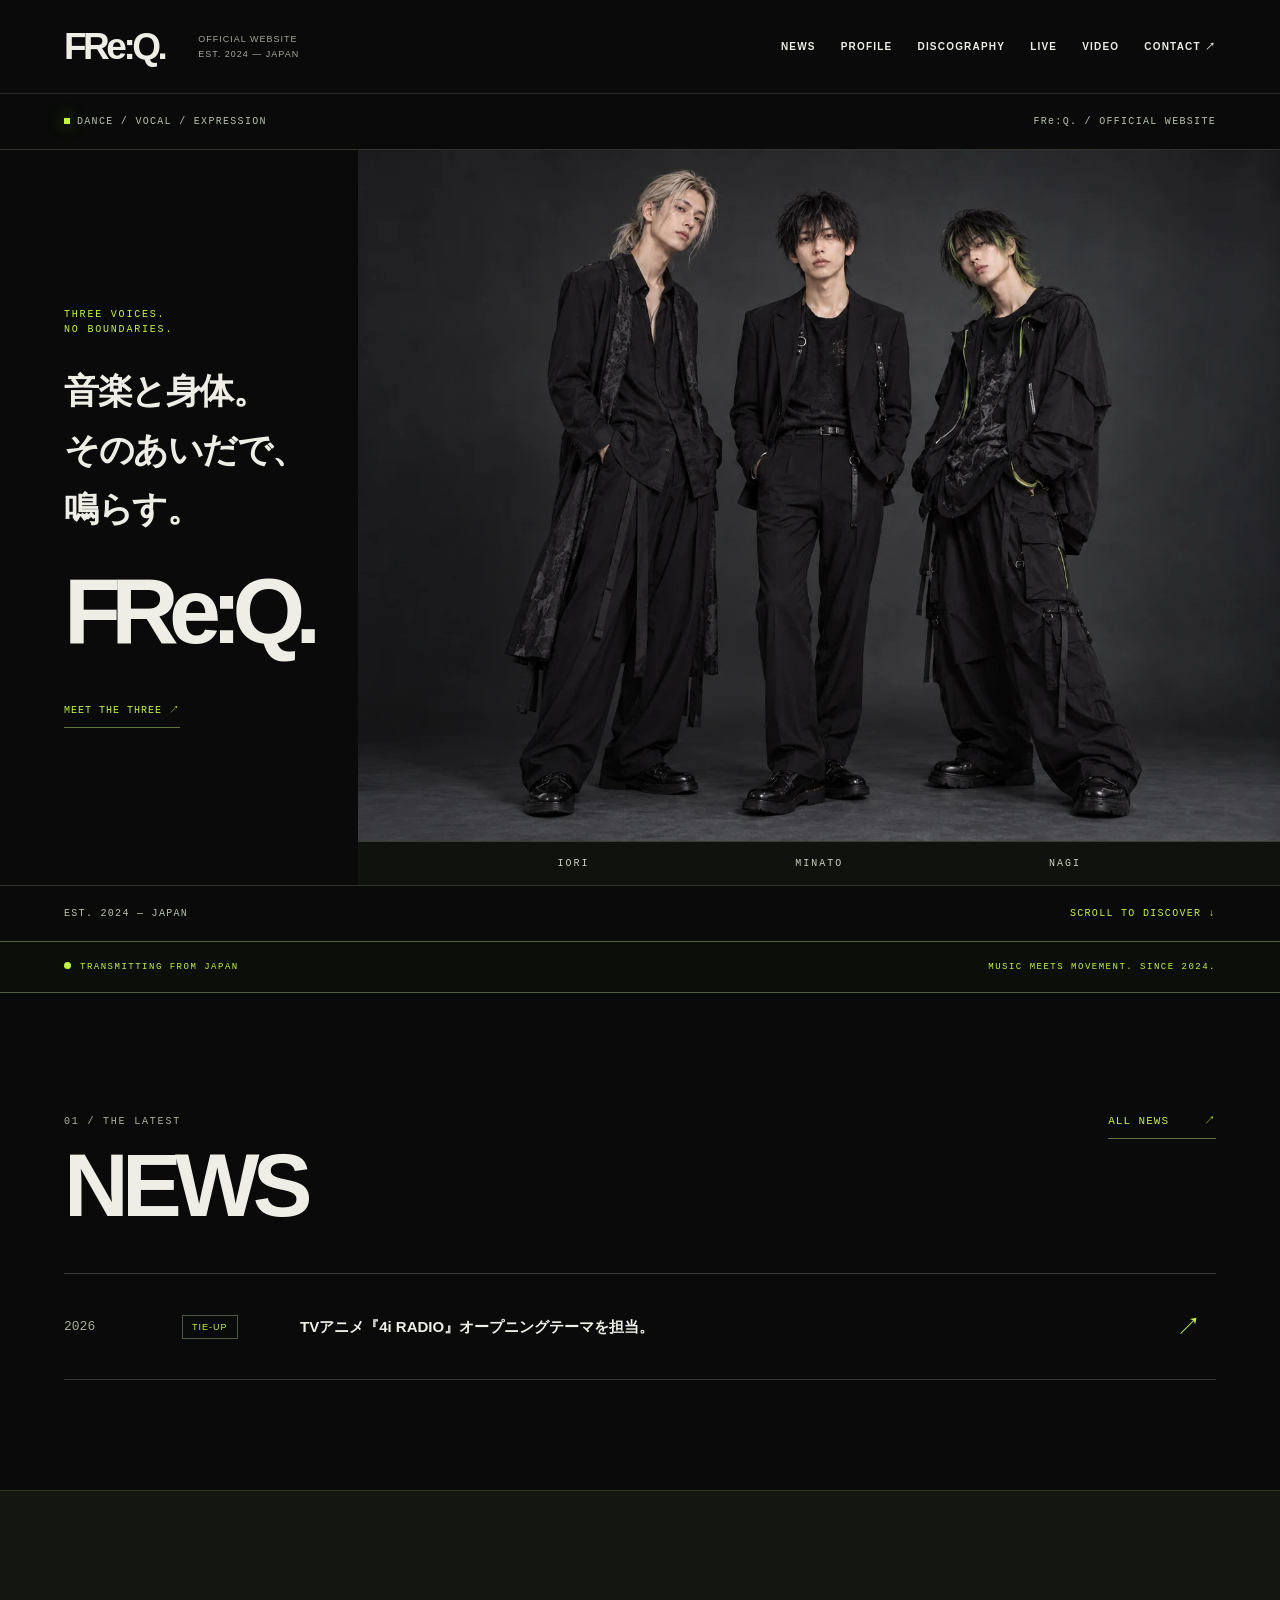
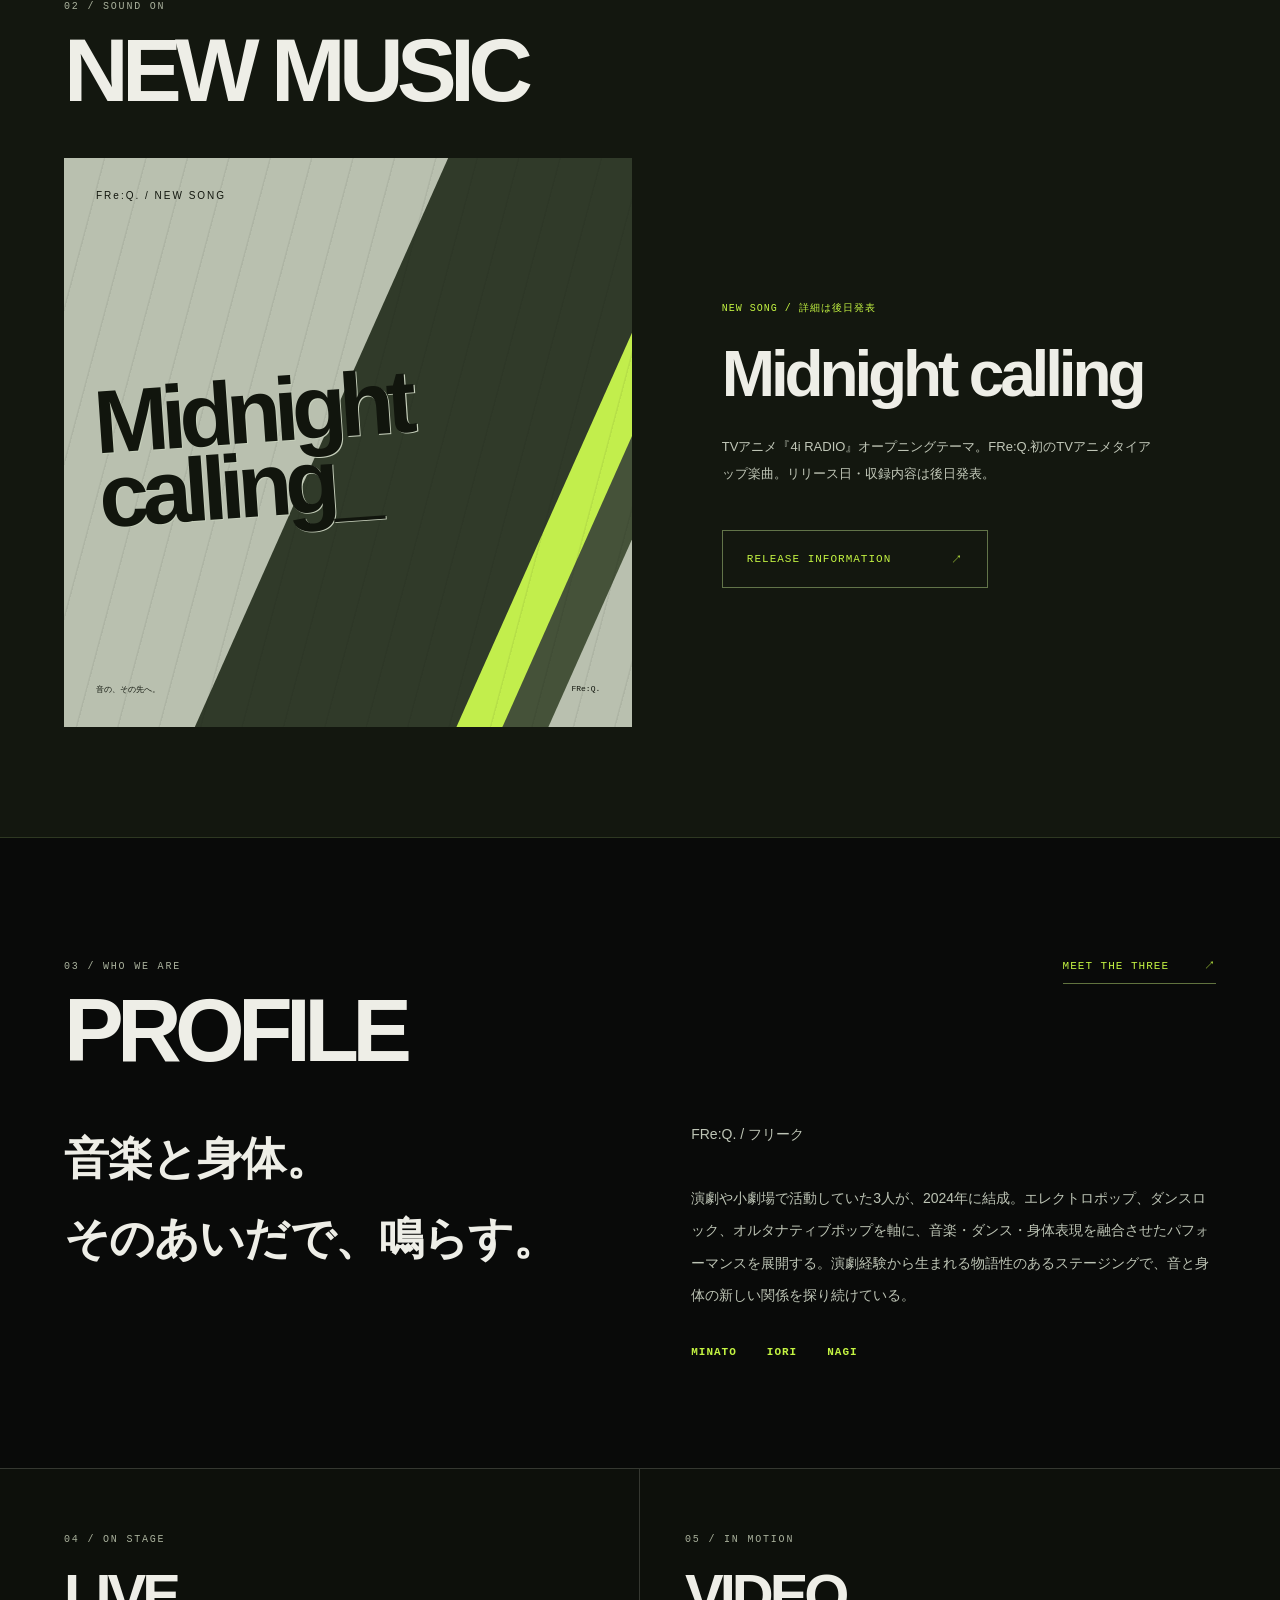
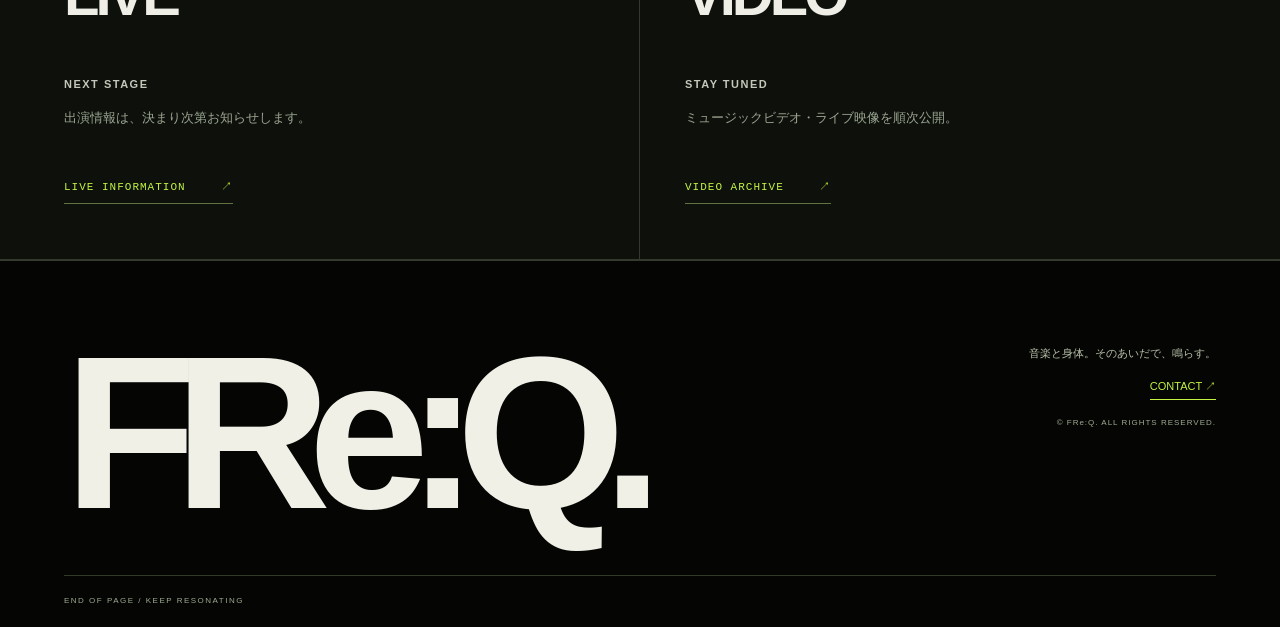
<file: index.html>
<!doctype html>
<html lang="ja"><head><meta charset="utf-8"><meta name="viewport" content="width=device-width,initial-scale=1"><title>FRe:Q. | Official Website</title><meta name="description" content="FRe:Q.（フリーク）公式サイト。音楽、ダンス、身体表現を横断する3人組ダンス＆ボーカルユニット。ニュース、プロフィール、作品、ライブ情報。"><meta property="og:type" content="website"><meta property="og:title" content="FRe:Q. | Official Website"><meta property="og:description" content="音楽と身体。そのあいだで、鳴らす。"><meta property="og:url" content="https://freq-official.github.io/"><meta property="og:image" content="https://freq-official.github.io/assets/ogp.png"><meta name="twitter:card" content="summary_large_image"><meta name="theme-color" content="#090a09"><link rel="canonical" href="https://freq-official.github.io/"><link rel="icon" href="assets/favicon.svg" type="image/svg+xml"><link rel="stylesheet" href="style.css"><script type="application/ld+json">{"@context":"https://schema.org","@type":"MusicGroup","name":"FRe:Q.","alternateName":"フリーク","url":"https://freq-official.github.io/","foundingDate":"2024","genre":["Electropop","Dance rock","Alternative pop"],"member":[{"@type":"Person","name":"如月湊"},{"@type":"Person","name":"氷室伊織"},{"@type":"Person","name":"藤井凪"}]}</script></head>
<body><a class="skip" href="#main">本文へ移動</a><header class="header"><a class="brand" href="index.html" aria-label="FRe:Q. トップ">FRe:Q.</a><span class="header-note">OFFICIAL WEBSITE<br>EST. 2024 — JAPAN</span><button class="menu-toggle" aria-expanded="false" aria-controls="navigation">MENU <span>＋</span></button><nav id="navigation" aria-label="メインナビゲーション"><a href="news.html">NEWS</a><a href="profile.html">PROFILE</a><a href="discography.html">DISCOGRAPHY</a><a href="live.html">LIVE</a><a href="video.html">VIDEO</a><a href="contact.html">CONTACT ↗</a></nav></header><main id="main" tabindex="-1"><div class="reveal"><section class="photo-hero" aria-labelledby="hero-title"><div class="photo-hero-meta"><span><i class="live-dot"></i>DANCE / VOCAL / EXPRESSION</span><span>FRe:Q. / OFFICIAL WEBSITE</span></div><div class="photo-hero-editorial"><span class="kicker">THREE VOICES.<br>NO BOUNDARIES.</span><h1 id="hero-title">音楽と身体。<br>そのあいだで、<br>鳴らす。</h1><span class="photo-wordmark">FRe:Q.</span><a class="text-link" href="profile.html">MEET THE THREE ↗</a></div><figure class="group-photo"><img src="assets/freq-group-1448.webp" srcset="assets/freq-group-768.webp 768w, assets/freq-group-1448.webp 1448w" sizes="(min-width: 900px) 72vw, 100vw" width="1448" height="1086" alt="FRe:Q. 第1弾集合アーティスト写真。左から氷室伊織、如月湊、藤井凪。" fetchpriority="high" loading="eager" decoding="async"><figcaption><span>IORI</span><span>MINATO</span><span>NAGI</span></figcaption></figure><div class="photo-hero-footer"><span>EST. 2024 — JAPAN</span><a href="#home-news">SCROLL TO DISCOVER ↓</a></div></section><div class="signal-bar"><span><i class="dot"></i>TRANSMITTING FROM JAPAN</span><span>MUSIC MEETS MOVEMENT. SINCE 2024.</span></div><section class="section" id="home-news"><div class="section-head"><div><span class="kicker">01 / THE LATEST</span><h2>NEWS</h2></div><a class="text-link" href="news.html">ALL NEWS<span>↗</span></a></div><button class="news-row" data-news="first-anime-theme"><span class="date">2026</span><span class="tag">TIE-UP</span><span class="news-title">TVアニメ『4i RADIO』オープニングテーマを担当。</span><span class="arrow" aria-hidden="true">↗</span></button></section><section class="section release-section"><div class="section-head"><div><span class="kicker">02 / SOUND ON</span><h2>NEW MUSIC</h2></div></div><div class="release-grid"><div class="cover"><span class="art-label">FRe:Q. / NEW SONG</span><i class="cover-orbit" aria-hidden="true"></i><span class="cover-word">Midnight<br>calling<span aria-hidden="true">_</span></span><span class="cover-bottom"><span>音の、その先へ。</span><span>FRe:Q.</span></span></div><div class="release-info"><span class="status">NEW SONG / 詳細は後日発表</span><h3>Midnight calling</h3><p>TVアニメ『4i RADIO』オープニングテーマ。FRe:Q.初のTVアニメタイアップ楽曲。リリース日・収録内容は後日発表。</p><p class="note"></p><button class="outline-button" data-release="midnight-calling">RELEASE INFORMATION <span>↗</span></button></div></div></section><section class="section"><div class="section-head"><div><span class="kicker">03 / WHO WE ARE</span><h2>PROFILE</h2></div><a class="text-link" href="profile.html">MEET THE THREE<span>↗</span></a></div><div class="profile-intro"><p class="statement">音楽と身体。<br>そのあいだで、鳴らす。</p><div><p class="body-copy">FRe:Q. / フリーク<br><br>演劇や小劇場で活動していた3人が、2024年に結成。エレクトロポップ、ダンスロック、オルタナティブポップを軸に、音楽・ダンス・身体表現を融合させたパフォーマンスを展開する。演劇経験から生まれる物語性のあるステージングで、音と身体の新しい関係を探り続けている。</p><div class="members-line"><span>MINATO</span><span>IORI</span><span>NAGI</span></div></div></div></section><section class="split-section"><div><span class="kicker">04 / ON STAGE</span><h2>LIVE</h2><div class="empty"><strong>NEXT STAGE</strong>出演情報は、決まり次第お知らせします。</div><a class="text-link" href="live.html">LIVE INFORMATION<span>↗</span></a></div><div><span class="kicker">05 / IN MOTION</span><h2>VIDEO</h2><div class="empty"><strong>STAY TUNED</strong>ミュージックビデオ・ライブ映像を順次公開。</div><a class="text-link" href="video.html">VIDEO ARCHIVE<span>↗</span></a></div></section></div></main><footer><a class="footer-logo" href="index.html">FRe:Q.</a><div class="footer-right"><p>音楽と身体。そのあいだで、鳴らす。</p><a href="contact.html">CONTACT ↗</a><small>© FRe:Q. ALL RIGHTS RESERVED.</small></div><span class="footer-end">END OF PAGE / KEEP RESONATING</span></footer><dialog id="detail" aria-labelledby="detail-heading"><button class="dialog-close" aria-label="閉じる">CLOSE ×</button><div id="detail-body"></div></dialog><script src="content.js"></script><script src="app.js"></script></body></html>
</file>
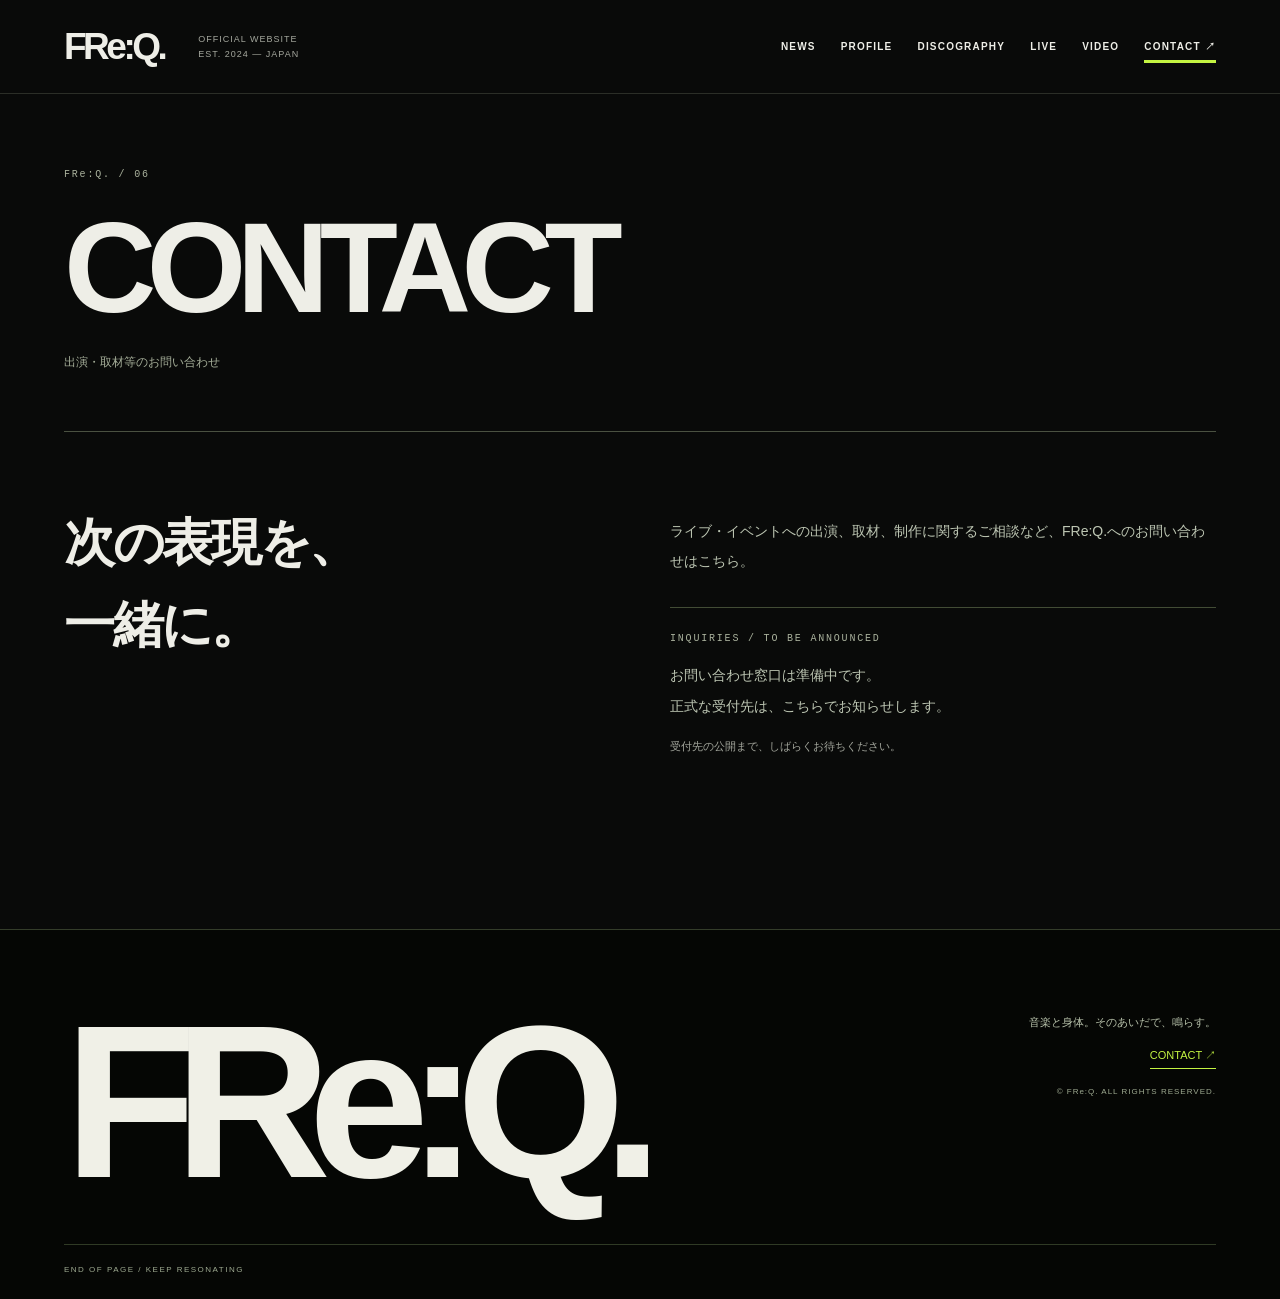
<file: contact.html>
<!doctype html>
<html lang="ja"><head><meta charset="utf-8"><meta name="viewport" content="width=device-width,initial-scale=1"><title>CONTACT | FRe:Q.</title><meta name="description" content="FRe:Q.（フリーク）公式サイト。音楽、ダンス、身体表現を横断する3人組ダンス＆ボーカルユニット。ニュース、プロフィール、作品、ライブ情報。"><meta property="og:type" content="website"><meta property="og:title" content="FRe:Q. | Official Website"><meta property="og:description" content="音楽と身体。そのあいだで、鳴らす。"><meta property="og:url" content="https://freq-official.github.io/contact.html"><meta property="og:image" content="https://freq-official.github.io/assets/ogp.png"><meta name="twitter:card" content="summary_large_image"><meta name="theme-color" content="#090a09"><link rel="canonical" href="https://freq-official.github.io/contact.html"><link rel="icon" href="assets/favicon.svg" type="image/svg+xml"><link rel="stylesheet" href="style.css"><script type="application/ld+json">{"@context":"https://schema.org","@type":"MusicGroup","name":"FRe:Q.","alternateName":"フリーク","url":"https://freq-official.github.io/","foundingDate":"2024","genre":["Electropop","Dance rock","Alternative pop"],"member":[{"@type":"Person","name":"如月湊"},{"@type":"Person","name":"氷室伊織"},{"@type":"Person","name":"藤井凪"}]}</script></head>
<body><a class="skip" href="#main">本文へ移動</a><header class="header"><a class="brand" href="index.html" aria-label="FRe:Q. トップ">FRe:Q.</a><span class="header-note">OFFICIAL WEBSITE<br>EST. 2024 — JAPAN</span><button class="menu-toggle" aria-expanded="false" aria-controls="navigation">MENU <span>＋</span></button><nav id="navigation" aria-label="メインナビゲーション"><a href="news.html">NEWS</a><a href="profile.html">PROFILE</a><a href="discography.html">DISCOGRAPHY</a><a href="live.html">LIVE</a><a href="video.html">VIDEO</a><a href="contact.html">CONTACT ↗</a></nav></header><main id="main" tabindex="-1"><div class="reveal"><section class="page"><div class="page-heading"><span class="kicker">FRe:Q. / 06</span><h1 class="page-title">CONTACT</h1><p>出演・取材等のお問い合わせ</p></div><div class="contact-panel"><h2>次の表現を、<br>一緒に。</h2><div><p>ライブ・イベントへの出演、取材、制作に関するご相談など、FRe:Q.へのお問い合わせはこちら。</p><div class="contact-status"><span class="kicker">INQUIRIES / TO BE ANNOUNCED</span><p>お問い合わせ窓口は準備中です。<br>正式な受付先は、こちらでお知らせします。</p><small>受付先の公開まで、しばらくお待ちください。</small></div></div></div></section></div></main><footer><a class="footer-logo" href="index.html">FRe:Q.</a><div class="footer-right"><p>音楽と身体。そのあいだで、鳴らす。</p><a href="contact.html">CONTACT ↗</a><small>© FRe:Q. ALL RIGHTS RESERVED.</small></div><span class="footer-end">END OF PAGE / KEEP RESONATING</span></footer><dialog id="detail" aria-labelledby="detail-heading"><button class="dialog-close" aria-label="閉じる">CLOSE ×</button><div id="detail-body"></div></dialog><script src="content.js"></script><script src="app.js"></script></body></html>
</file>
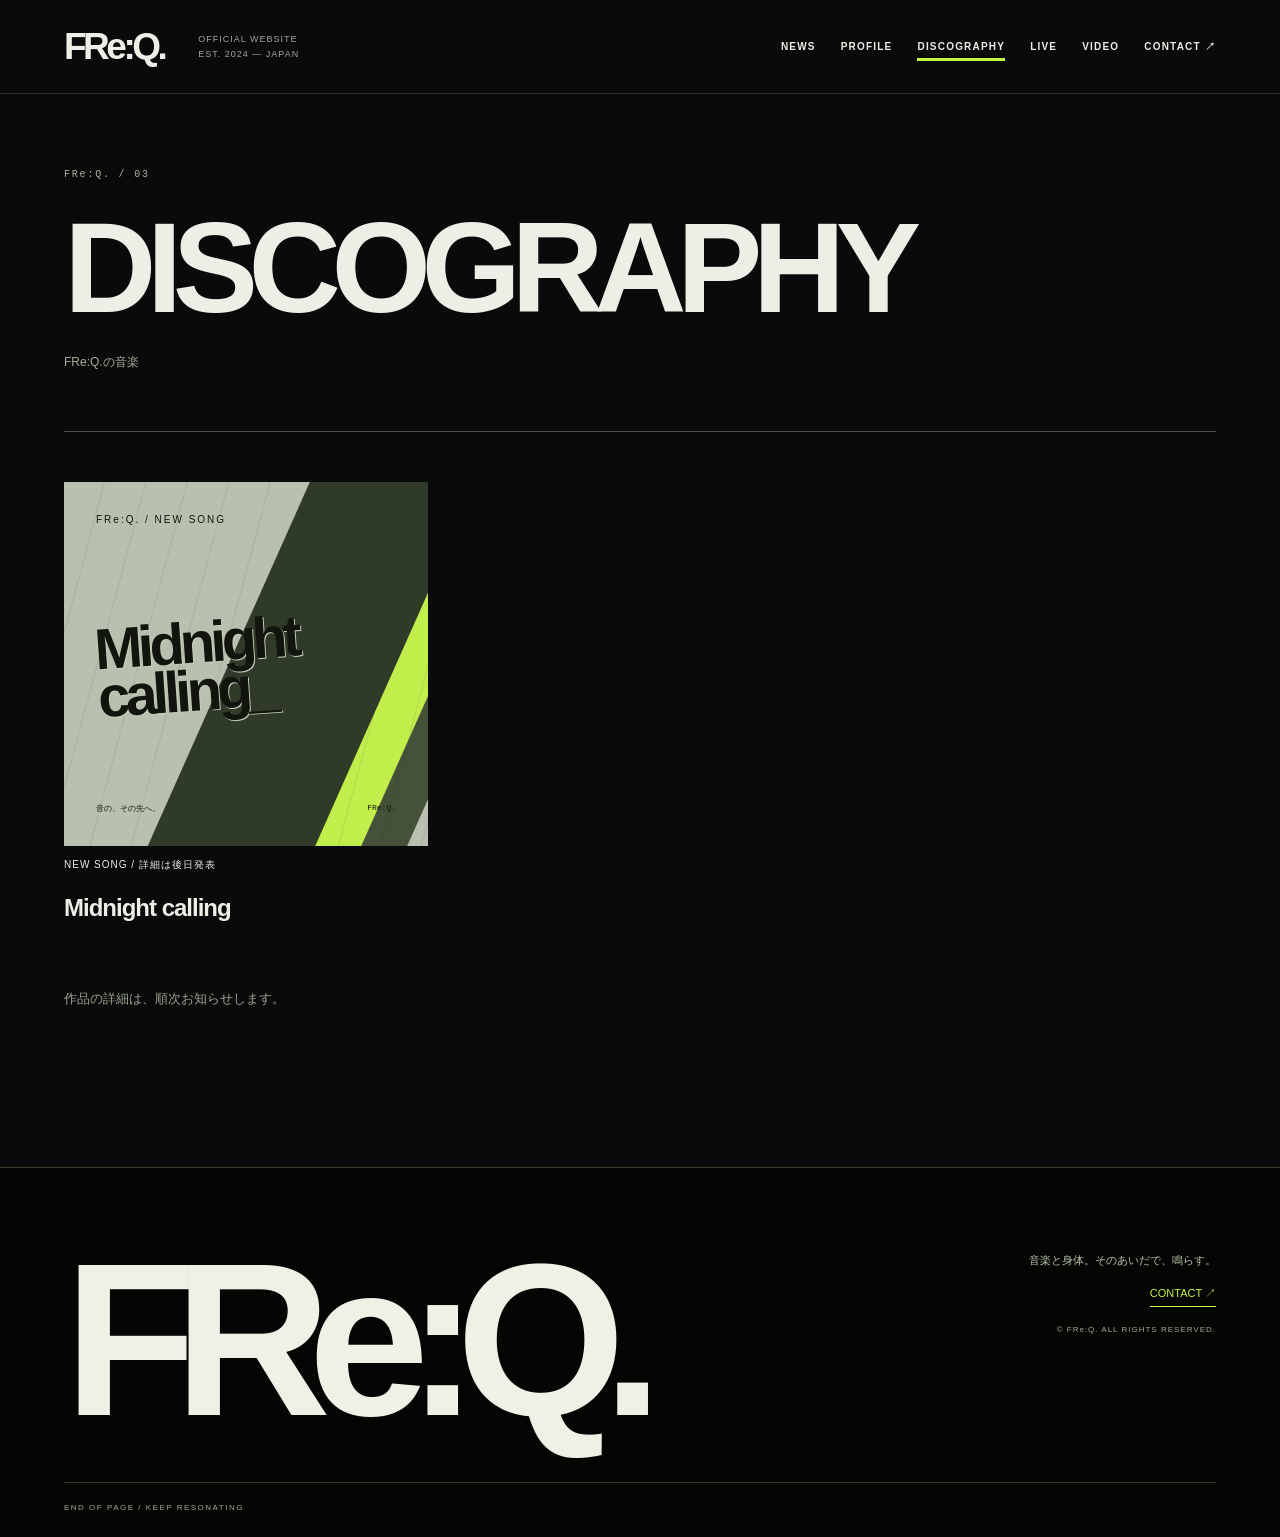
<file: discography.html>
<!doctype html>
<html lang="ja"><head><meta charset="utf-8"><meta name="viewport" content="width=device-width,initial-scale=1"><title>DISCOGRAPHY | FRe:Q.</title><meta name="description" content="FRe:Q.（フリーク）公式サイト。音楽、ダンス、身体表現を横断する3人組ダンス＆ボーカルユニット。ニュース、プロフィール、作品、ライブ情報。"><meta property="og:type" content="website"><meta property="og:title" content="FRe:Q. | Official Website"><meta property="og:description" content="音楽と身体。そのあいだで、鳴らす。"><meta property="og:url" content="https://freq-official.github.io/discography.html"><meta property="og:image" content="https://freq-official.github.io/assets/ogp.png"><meta name="twitter:card" content="summary_large_image"><meta name="theme-color" content="#090a09"><link rel="canonical" href="https://freq-official.github.io/discography.html"><link rel="icon" href="assets/favicon.svg" type="image/svg+xml"><link rel="stylesheet" href="style.css"><script type="application/ld+json">{"@context":"https://schema.org","@type":"MusicGroup","name":"FRe:Q.","alternateName":"フリーク","url":"https://freq-official.github.io/","foundingDate":"2024","genre":["Electropop","Dance rock","Alternative pop"],"member":[{"@type":"Person","name":"如月湊"},{"@type":"Person","name":"氷室伊織"},{"@type":"Person","name":"藤井凪"}]}</script></head>
<body><a class="skip" href="#main">本文へ移動</a><header class="header"><a class="brand" href="index.html" aria-label="FRe:Q. トップ">FRe:Q.</a><span class="header-note">OFFICIAL WEBSITE<br>EST. 2024 — JAPAN</span><button class="menu-toggle" aria-expanded="false" aria-controls="navigation">MENU <span>＋</span></button><nav id="navigation" aria-label="メインナビゲーション"><a href="news.html">NEWS</a><a href="profile.html">PROFILE</a><a href="discography.html">DISCOGRAPHY</a><a href="live.html">LIVE</a><a href="video.html">VIDEO</a><a href="contact.html">CONTACT ↗</a></nav></header><main id="main" tabindex="-1"><div class="reveal"><section class="page"><div class="page-heading"><span class="kicker">FRe:Q. / 03</span><h1 class="page-title">DISCOGRAPHY</h1><p>FRe:Q.の音楽</p></div><div class="works"><button class="work-card" data-release="midnight-calling"><div class="cover"><span class="art-label">FRe:Q. / NEW SONG</span><i class="cover-orbit" aria-hidden="true"></i><span class="cover-word">Midnight<br>calling<span aria-hidden="true">_</span></span><span class="cover-bottom"><span>音の、その先へ。</span><span>FRe:Q.</span></span></div><p>NEW SONG / 詳細は後日発表</p><h2>Midnight calling</h2><p></p></button></div><div class="empty">作品の詳細は、順次お知らせします。</div></section></div></main><footer><a class="footer-logo" href="index.html">FRe:Q.</a><div class="footer-right"><p>音楽と身体。そのあいだで、鳴らす。</p><a href="contact.html">CONTACT ↗</a><small>© FRe:Q. ALL RIGHTS RESERVED.</small></div><span class="footer-end">END OF PAGE / KEEP RESONATING</span></footer><dialog id="detail" aria-labelledby="detail-heading"><button class="dialog-close" aria-label="閉じる">CLOSE ×</button><div id="detail-body"></div></dialog><script src="content.js"></script><script src="app.js"></script></body></html>
</file>
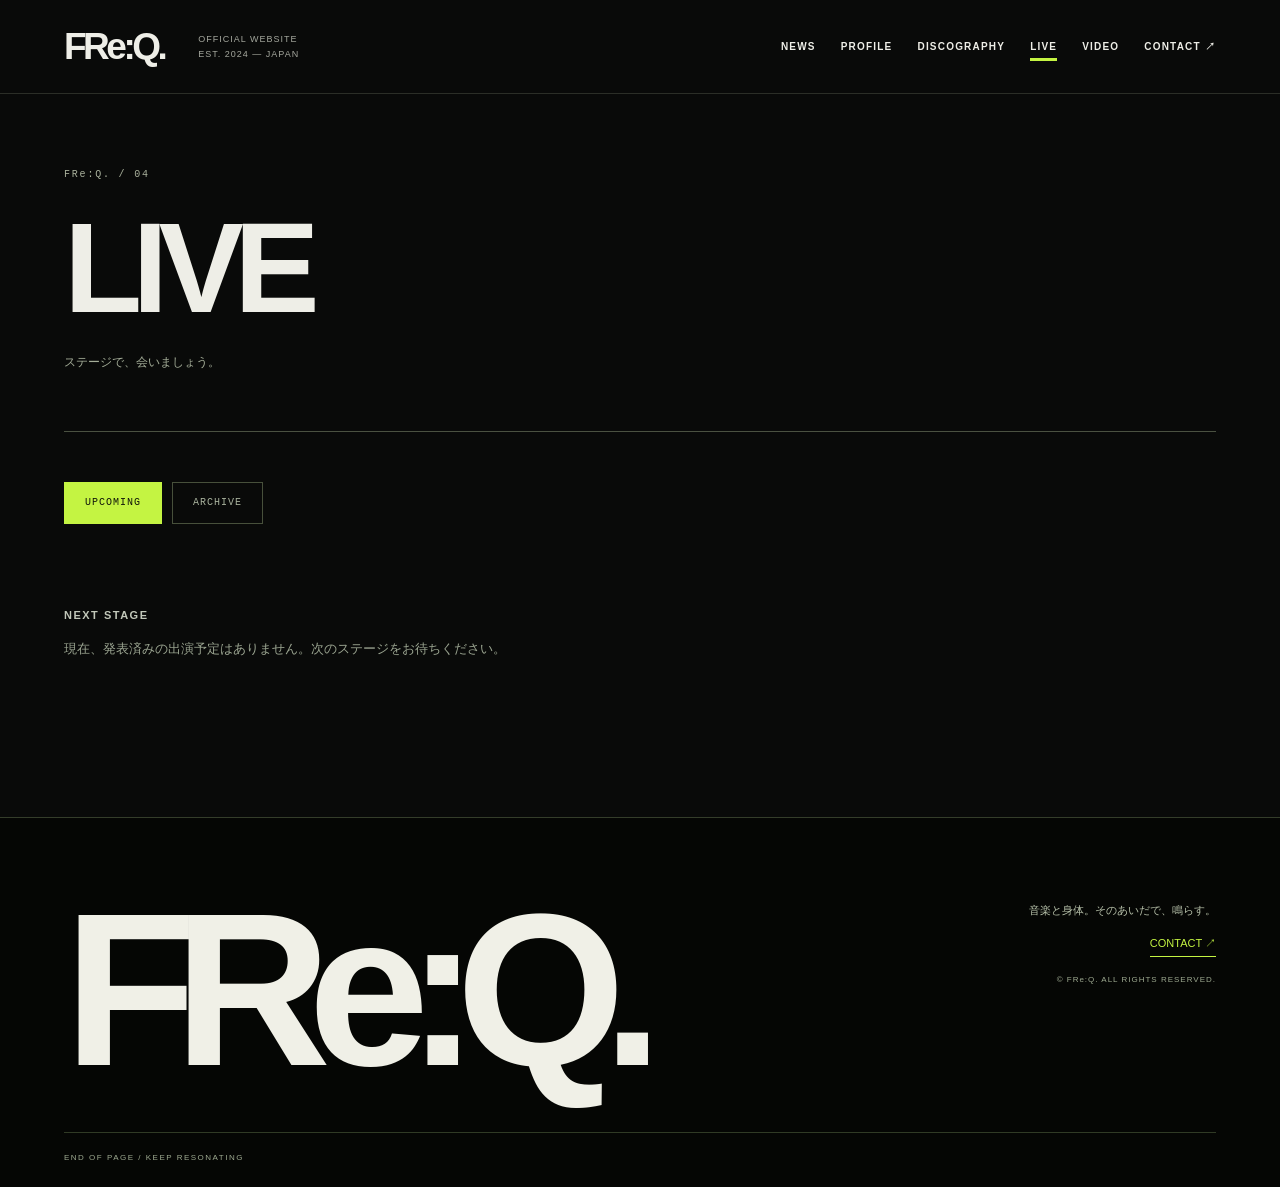
<file: live.html>
<!doctype html>
<html lang="ja"><head><meta charset="utf-8"><meta name="viewport" content="width=device-width,initial-scale=1"><title>LIVE | FRe:Q.</title><meta name="description" content="FRe:Q.（フリーク）公式サイト。音楽、ダンス、身体表現を横断する3人組ダンス＆ボーカルユニット。ニュース、プロフィール、作品、ライブ情報。"><meta property="og:type" content="website"><meta property="og:title" content="FRe:Q. | Official Website"><meta property="og:description" content="音楽と身体。そのあいだで、鳴らす。"><meta property="og:url" content="https://freq-official.github.io/live.html"><meta property="og:image" content="https://freq-official.github.io/assets/ogp.png"><meta name="twitter:card" content="summary_large_image"><meta name="theme-color" content="#090a09"><link rel="canonical" href="https://freq-official.github.io/live.html"><link rel="icon" href="assets/favicon.svg" type="image/svg+xml"><link rel="stylesheet" href="style.css"><script type="application/ld+json">{"@context":"https://schema.org","@type":"MusicGroup","name":"FRe:Q.","alternateName":"フリーク","url":"https://freq-official.github.io/","foundingDate":"2024","genre":["Electropop","Dance rock","Alternative pop"],"member":[{"@type":"Person","name":"如月湊"},{"@type":"Person","name":"氷室伊織"},{"@type":"Person","name":"藤井凪"}]}</script></head>
<body><a class="skip" href="#main">本文へ移動</a><header class="header"><a class="brand" href="index.html" aria-label="FRe:Q. トップ">FRe:Q.</a><span class="header-note">OFFICIAL WEBSITE<br>EST. 2024 — JAPAN</span><button class="menu-toggle" aria-expanded="false" aria-controls="navigation">MENU <span>＋</span></button><nav id="navigation" aria-label="メインナビゲーション"><a href="news.html">NEWS</a><a href="profile.html">PROFILE</a><a href="discography.html">DISCOGRAPHY</a><a href="live.html">LIVE</a><a href="video.html">VIDEO</a><a href="contact.html">CONTACT ↗</a></nav></header><main id="main" tabindex="-1"><div class="reveal"><section class="page"><div class="page-heading"><span class="kicker">FRe:Q. / 04</span><h1 class="page-title">LIVE</h1><p>ステージで、会いましょう。</p></div><div class="filters" role="group" aria-label="公演の期間"><button class="filter" data-live="upcoming" aria-pressed="true">UPCOMING</button><button class="filter" data-live="past" aria-pressed="false">ARCHIVE</button></div><div id="live-list" aria-live="polite"><div class="empty"><strong>NEXT STAGE</strong>現在、発表済みの出演予定はありません。次のステージをお待ちください。</div></div></section></div></main><footer><a class="footer-logo" href="index.html">FRe:Q.</a><div class="footer-right"><p>音楽と身体。そのあいだで、鳴らす。</p><a href="contact.html">CONTACT ↗</a><small>© FRe:Q. ALL RIGHTS RESERVED.</small></div><span class="footer-end">END OF PAGE / KEEP RESONATING</span></footer><dialog id="detail" aria-labelledby="detail-heading"><button class="dialog-close" aria-label="閉じる">CLOSE ×</button><div id="detail-body"></div></dialog><script src="content.js"></script><script src="app.js"></script></body></html>
</file>
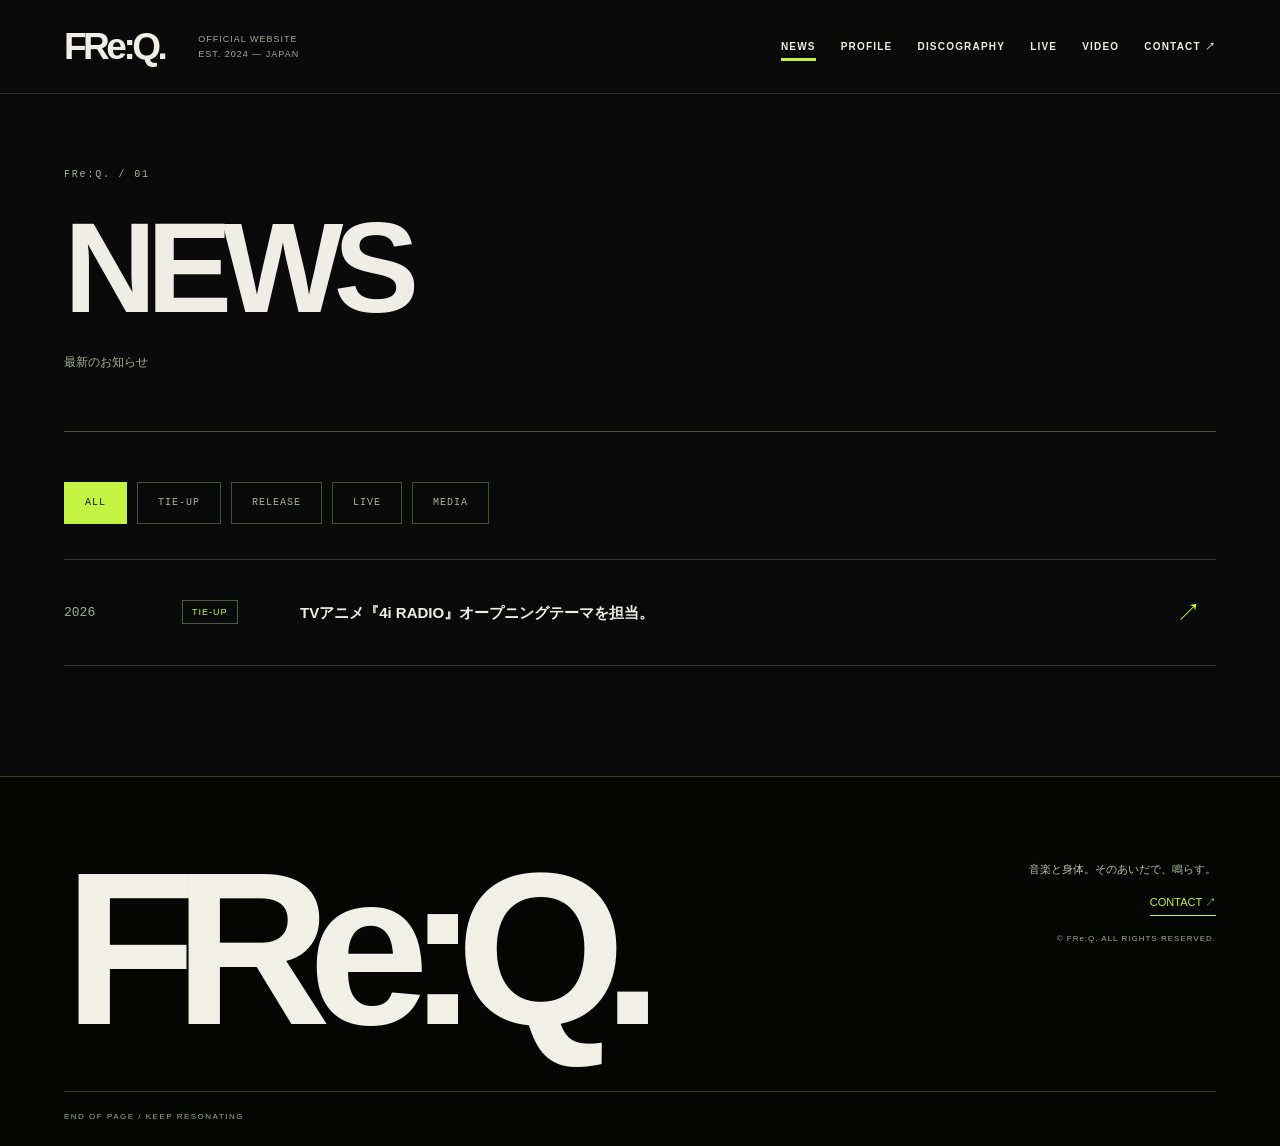
<file: news.html>
<!doctype html>
<html lang="ja"><head><meta charset="utf-8"><meta name="viewport" content="width=device-width,initial-scale=1"><title>NEWS | FRe:Q.</title><meta name="description" content="FRe:Q.（フリーク）公式サイト。音楽、ダンス、身体表現を横断する3人組ダンス＆ボーカルユニット。ニュース、プロフィール、作品、ライブ情報。"><meta property="og:type" content="website"><meta property="og:title" content="FRe:Q. | Official Website"><meta property="og:description" content="音楽と身体。そのあいだで、鳴らす。"><meta property="og:url" content="https://freq-official.github.io/news.html"><meta property="og:image" content="https://freq-official.github.io/assets/ogp.png"><meta name="twitter:card" content="summary_large_image"><meta name="theme-color" content="#090a09"><link rel="canonical" href="https://freq-official.github.io/news.html"><link rel="icon" href="assets/favicon.svg" type="image/svg+xml"><link rel="stylesheet" href="style.css"><script type="application/ld+json">{"@context":"https://schema.org","@type":"MusicGroup","name":"FRe:Q.","alternateName":"フリーク","url":"https://freq-official.github.io/","foundingDate":"2024","genre":["Electropop","Dance rock","Alternative pop"],"member":[{"@type":"Person","name":"如月湊"},{"@type":"Person","name":"氷室伊織"},{"@type":"Person","name":"藤井凪"}]}</script></head>
<body><a class="skip" href="#main">本文へ移動</a><header class="header"><a class="brand" href="index.html" aria-label="FRe:Q. トップ">FRe:Q.</a><span class="header-note">OFFICIAL WEBSITE<br>EST. 2024 — JAPAN</span><button class="menu-toggle" aria-expanded="false" aria-controls="navigation">MENU <span>＋</span></button><nav id="navigation" aria-label="メインナビゲーション"><a href="news.html">NEWS</a><a href="profile.html">PROFILE</a><a href="discography.html">DISCOGRAPHY</a><a href="live.html">LIVE</a><a href="video.html">VIDEO</a><a href="contact.html">CONTACT ↗</a></nav></header><main id="main" tabindex="-1"><div class="reveal"><section class="page"><div class="page-heading"><span class="kicker">FRe:Q. / 01</span><h1 class="page-title">NEWS</h1><p>最新のお知らせ</p></div><div class="filters" role="group" aria-label="ニュースカテゴリー"><button class="filter" data-category="ALL" aria-pressed="true">ALL</button><button class="filter" data-category="TIE-UP" aria-pressed="false">TIE-UP</button><button class="filter" data-category="RELEASE" aria-pressed="false">RELEASE</button><button class="filter" data-category="LIVE" aria-pressed="false">LIVE</button><button class="filter" data-category="MEDIA" aria-pressed="false">MEDIA</button></div><div id="news-list" aria-live="polite"><button class="news-row" data-news="first-anime-theme"><span class="date">2026</span><span class="tag">TIE-UP</span><span class="news-title">TVアニメ『4i RADIO』オープニングテーマを担当。</span><span class="arrow" aria-hidden="true">↗</span></button></div></section></div></main><footer><a class="footer-logo" href="index.html">FRe:Q.</a><div class="footer-right"><p>音楽と身体。そのあいだで、鳴らす。</p><a href="contact.html">CONTACT ↗</a><small>© FRe:Q. ALL RIGHTS RESERVED.</small></div><span class="footer-end">END OF PAGE / KEEP RESONATING</span></footer><dialog id="detail" aria-labelledby="detail-heading"><button class="dialog-close" aria-label="閉じる">CLOSE ×</button><div id="detail-body"></div></dialog><script src="content.js"></script><script src="app.js"></script></body></html>
</file>
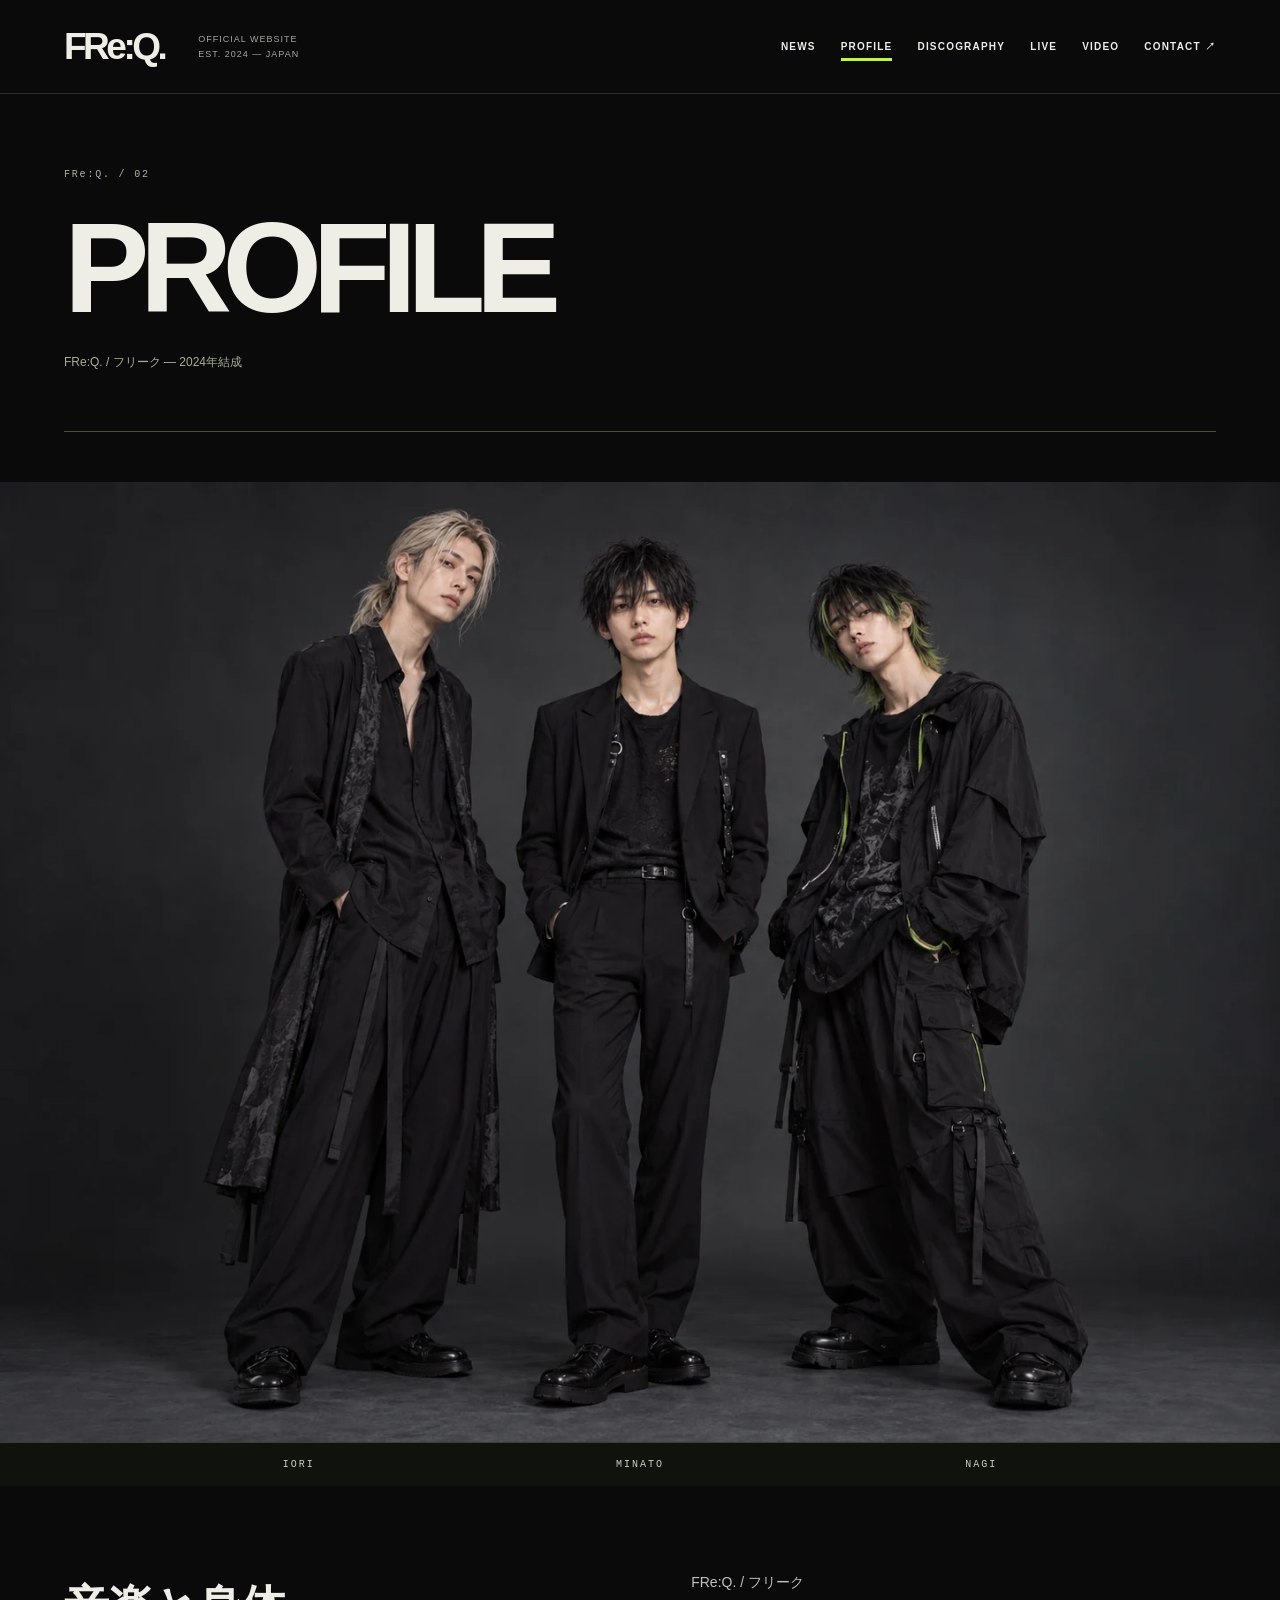
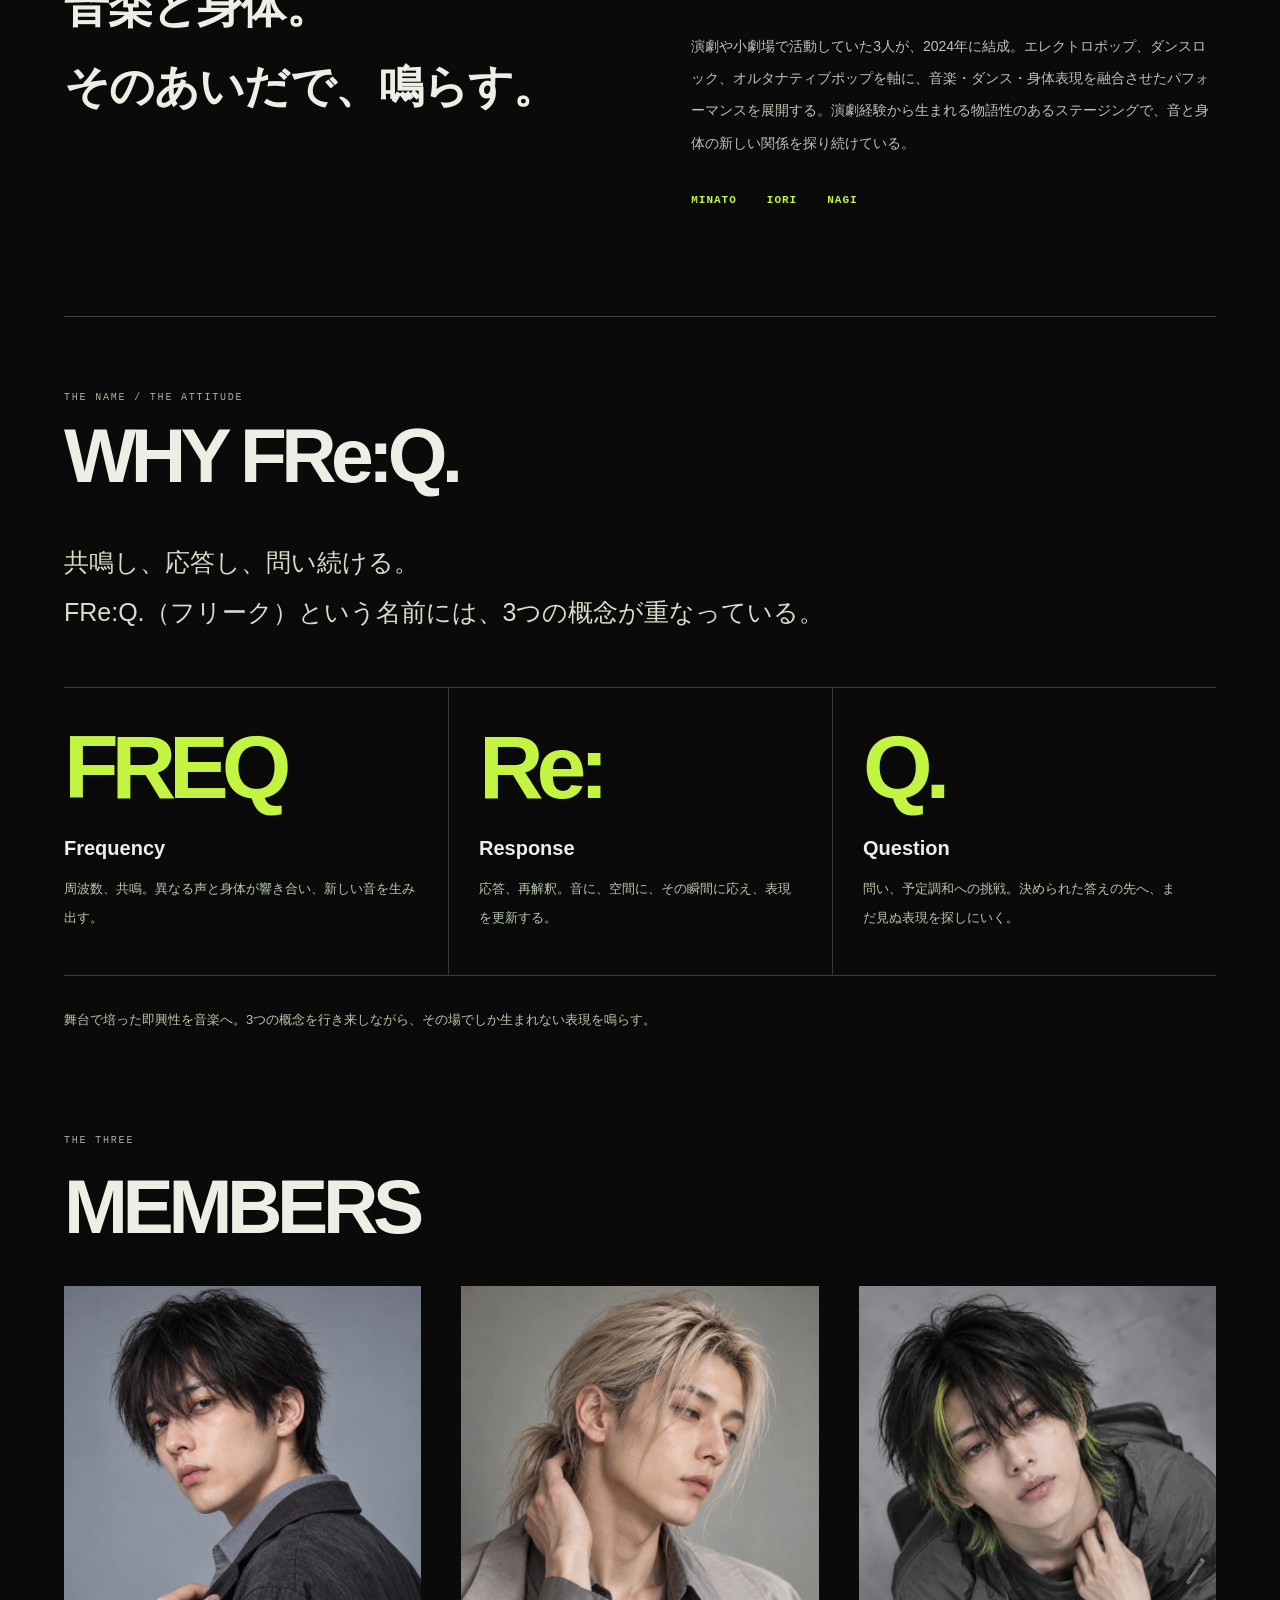
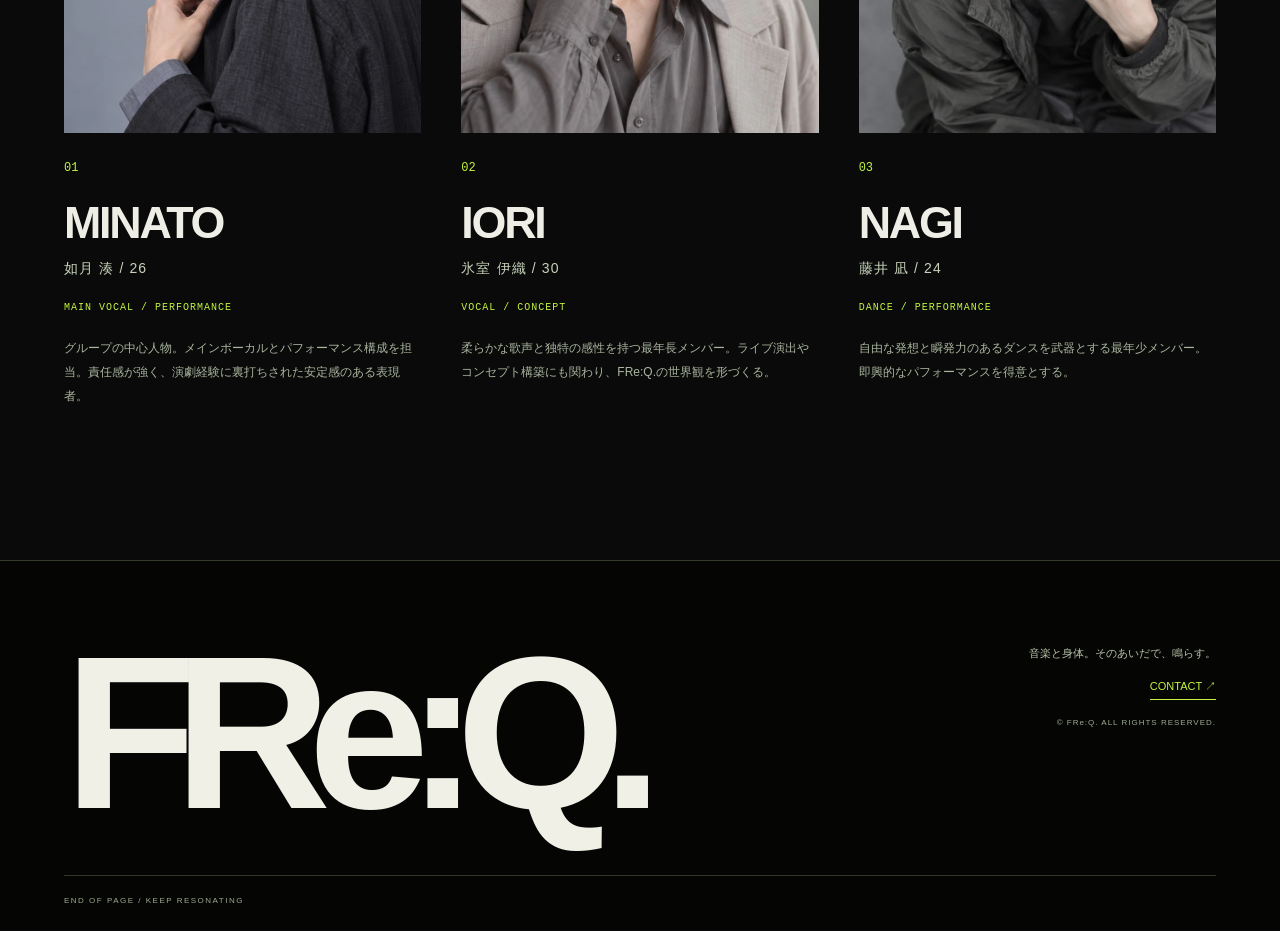
<file: profile.html>
<!doctype html>
<html lang="ja"><head><meta charset="utf-8"><meta name="viewport" content="width=device-width,initial-scale=1"><title>PROFILE | FRe:Q.</title><meta name="description" content="FRe:Q.（フリーク）公式サイト。音楽、ダンス、身体表現を横断する3人組ダンス＆ボーカルユニット。ニュース、プロフィール、作品、ライブ情報。"><meta property="og:type" content="website"><meta property="og:title" content="FRe:Q. | Official Website"><meta property="og:description" content="音楽と身体。そのあいだで、鳴らす。"><meta property="og:url" content="https://freq-official.github.io/profile.html"><meta property="og:image" content="https://freq-official.github.io/assets/ogp.png"><meta name="twitter:card" content="summary_large_image"><meta name="theme-color" content="#090a09"><link rel="canonical" href="https://freq-official.github.io/profile.html"><link rel="icon" href="assets/favicon.svg" type="image/svg+xml"><link rel="stylesheet" href="style.css"><script type="application/ld+json">{"@context":"https://schema.org","@type":"MusicGroup","name":"FRe:Q.","alternateName":"フリーク","url":"https://freq-official.github.io/","foundingDate":"2024","genre":["Electropop","Dance rock","Alternative pop"],"member":[{"@type":"Person","name":"如月湊"},{"@type":"Person","name":"氷室伊織"},{"@type":"Person","name":"藤井凪"}]}</script></head>
<body><a class="skip" href="#main">本文へ移動</a><header class="header"><a class="brand" href="index.html" aria-label="FRe:Q. トップ">FRe:Q.</a><span class="header-note">OFFICIAL WEBSITE<br>EST. 2024 — JAPAN</span><button class="menu-toggle" aria-expanded="false" aria-controls="navigation">MENU <span>＋</span></button><nav id="navigation" aria-label="メインナビゲーション"><a href="news.html">NEWS</a><a href="profile.html">PROFILE</a><a href="discography.html">DISCOGRAPHY</a><a href="live.html">LIVE</a><a href="video.html">VIDEO</a><a href="contact.html">CONTACT ↗</a></nav></header><main id="main" tabindex="-1"><div class="reveal"><section class="page profile-page"><div class="page-heading"><span class="kicker">FRe:Q. / 02</span><h1 class="page-title">PROFILE</h1><p>FRe:Q. / フリーク — 2024年結成</p></div><figure class="group-photo"><img src="assets/freq-group-1448.webp" srcset="assets/freq-group-768.webp 768w, assets/freq-group-1448.webp 1448w" sizes="100vw" width="1448" height="1086" alt="FRe:Q. 第1弾集合アーティスト写真。左から氷室伊織、如月湊、藤井凪。" loading="lazy" decoding="async"><figcaption><span>IORI</span><span>MINATO</span><span>NAGI</span></figcaption></figure><div class="profile-intro"><p class="statement">音楽と身体。<br>そのあいだで、鳴らす。</p><div><p class="body-copy">FRe:Q. / フリーク<br><br>演劇や小劇場で活動していた3人が、2024年に結成。エレクトロポップ、ダンスロック、オルタナティブポップを軸に、音楽・ダンス・身体表現を融合させたパフォーマンスを展開する。演劇経験から生まれる物語性のあるステージングで、音と身体の新しい関係を探り続けている。</p><div class="members-line"><span>MINATO</span><span>IORI</span><span>NAGI</span></div></div></div><section class="name-origin" aria-labelledby="origin-heading"><div class="section-head"><div><span class="kicker">THE NAME / THE ATTITUDE</span><h2 id="origin-heading">WHY FRe:Q.</h2></div></div><p class="origin-intro">共鳴し、応答し、問い続ける。<br>FRe:Q.（フリーク）という名前には、3つの概念が重なっている。</p><div class="origin-grid"><article><span class="origin-symbol" aria-hidden="true">FREQ</span><h3>Frequency</h3><p>周波数、共鳴。異なる声と身体が響き合い、新しい音を生み出す。</p></article><article><span class="origin-symbol" aria-hidden="true">Re:</span><h3>Response</h3><p>応答、再解釈。音に、空間に、その瞬間に応え、表現を更新する。</p></article><article><span class="origin-symbol" aria-hidden="true">Q.</span><h3>Question</h3><p>問い、予定調和への挑戦。決められた答えの先へ、まだ見ぬ表現を探しにいく。</p></article></div><p class="origin-outro">舞台で培った即興性を音楽へ。3つの概念を行き来しながら、その場でしか生まれない表現を鳴らす。</p></section><section class="members-section" aria-labelledby="members-heading"><span class="kicker">THE THREE</span><h2 id="members-heading" class="members-heading">MEMBERS</h2><div class="member-grid"><article class="member member-text"><img class="member-photo" src="assets/minato-portrait.webp" width="800" height="1000" alt="如月 湊（MINATO）アーティスト写真" loading="lazy" decoding="async"><span class="member-number">01</span><h3>MINATO<span>如月 湊 / 26</span></h3><p class="role">MAIN VOCAL / PERFORMANCE</p><p>グループの中心人物。メインボーカルとパフォーマンス構成を担当。責任感が強く、演劇経験に裏打ちされた安定感のある表現者。</p></article><article class="member member-text"><img class="member-photo" src="assets/iori-portrait.webp" width="800" height="1000" alt="氷室 伊織（IORI）アーティスト写真" loading="lazy" decoding="async"><span class="member-number">02</span><h3>IORI<span>氷室 伊織 / 30</span></h3><p class="role">VOCAL / CONCEPT</p><p>柔らかな歌声と独特の感性を持つ最年長メンバー。ライブ演出やコンセプト構築にも関わり、FRe:Q.の世界観を形づくる。</p></article><article class="member member-text"><img class="member-photo" src="assets/nagi-portrait.webp" width="800" height="1000" alt="藤井 凪（NAGI）アーティスト写真" loading="lazy" decoding="async"><span class="member-number">03</span><h3>NAGI<span>藤井 凪 / 24</span></h3><p class="role">DANCE / PERFORMANCE</p><p>自由な発想と瞬発力のあるダンスを武器とする最年少メンバー。即興的なパフォーマンスを得意とする。</p></article></div></section></section></div></main><footer><a class="footer-logo" href="index.html">FRe:Q.</a><div class="footer-right"><p>音楽と身体。そのあいだで、鳴らす。</p><a href="contact.html">CONTACT ↗</a><small>© FRe:Q. ALL RIGHTS RESERVED.</small></div><span class="footer-end">END OF PAGE / KEEP RESONATING</span></footer><dialog id="detail" aria-labelledby="detail-heading"><button class="dialog-close" aria-label="閉じる">CLOSE ×</button><div id="detail-body"></div></dialog><script src="content.js"></script><script src="app.js"></script></body></html>
</file>
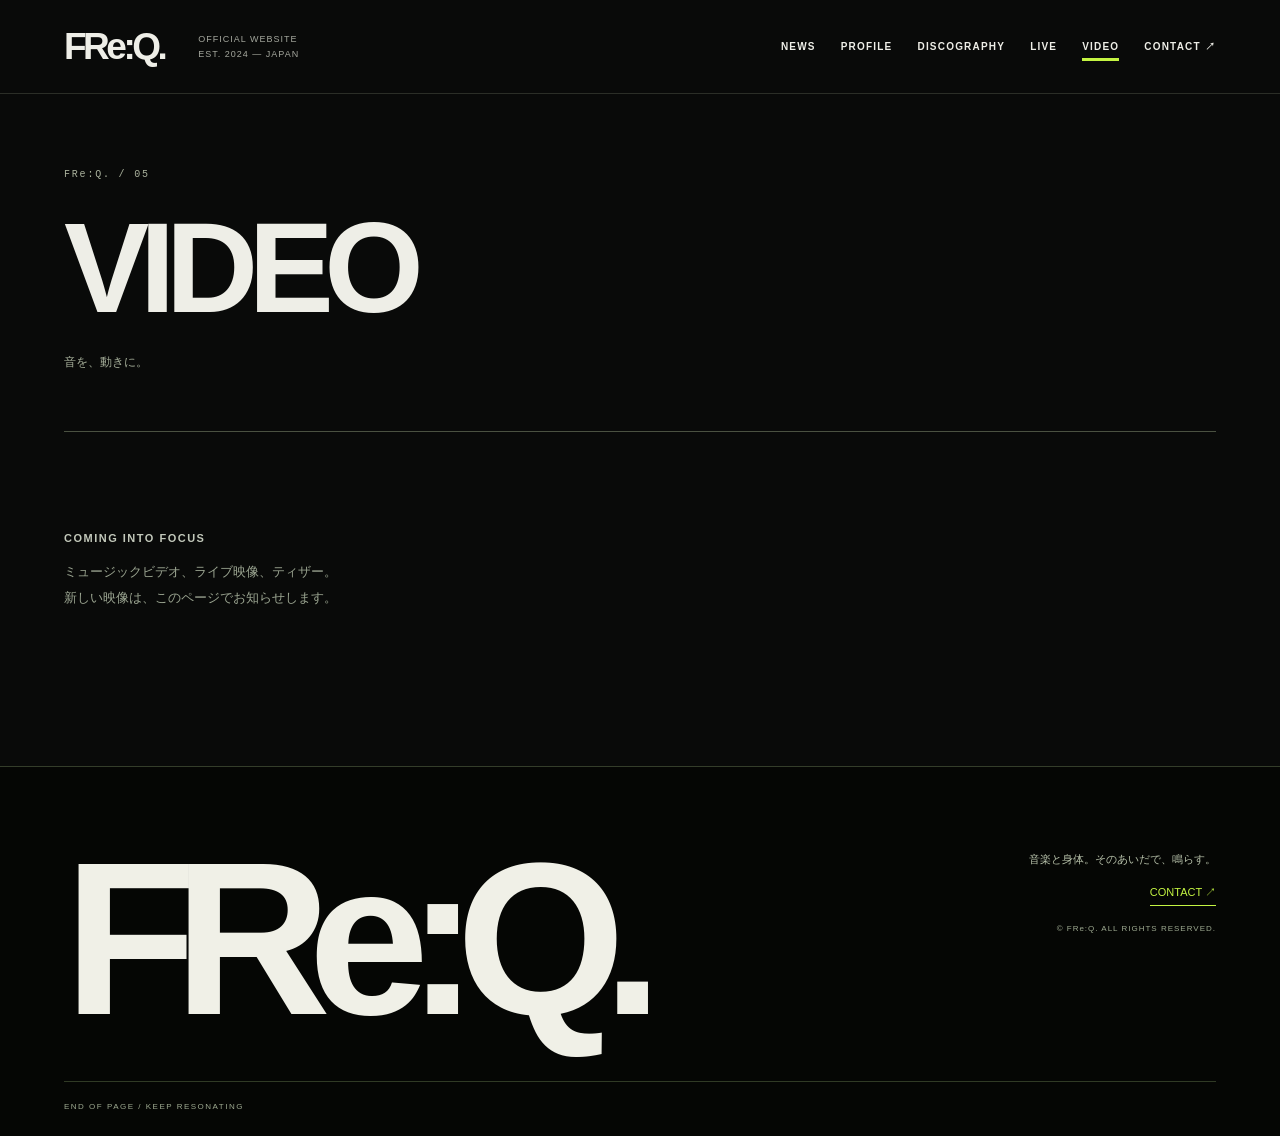
<file: video.html>
<!doctype html>
<html lang="ja"><head><meta charset="utf-8"><meta name="viewport" content="width=device-width,initial-scale=1"><title>VIDEO | FRe:Q.</title><meta name="description" content="FRe:Q.（フリーク）公式サイト。音楽、ダンス、身体表現を横断する3人組ダンス＆ボーカルユニット。ニュース、プロフィール、作品、ライブ情報。"><meta property="og:type" content="website"><meta property="og:title" content="FRe:Q. | Official Website"><meta property="og:description" content="音楽と身体。そのあいだで、鳴らす。"><meta property="og:url" content="https://freq-official.github.io/video.html"><meta property="og:image" content="https://freq-official.github.io/assets/ogp.png"><meta name="twitter:card" content="summary_large_image"><meta name="theme-color" content="#090a09"><link rel="canonical" href="https://freq-official.github.io/video.html"><link rel="icon" href="assets/favicon.svg" type="image/svg+xml"><link rel="stylesheet" href="style.css"><script type="application/ld+json">{"@context":"https://schema.org","@type":"MusicGroup","name":"FRe:Q.","alternateName":"フリーク","url":"https://freq-official.github.io/","foundingDate":"2024","genre":["Electropop","Dance rock","Alternative pop"],"member":[{"@type":"Person","name":"如月湊"},{"@type":"Person","name":"氷室伊織"},{"@type":"Person","name":"藤井凪"}]}</script></head>
<body><a class="skip" href="#main">本文へ移動</a><header class="header"><a class="brand" href="index.html" aria-label="FRe:Q. トップ">FRe:Q.</a><span class="header-note">OFFICIAL WEBSITE<br>EST. 2024 — JAPAN</span><button class="menu-toggle" aria-expanded="false" aria-controls="navigation">MENU <span>＋</span></button><nav id="navigation" aria-label="メインナビゲーション"><a href="news.html">NEWS</a><a href="profile.html">PROFILE</a><a href="discography.html">DISCOGRAPHY</a><a href="live.html">LIVE</a><a href="video.html">VIDEO</a><a href="contact.html">CONTACT ↗</a></nav></header><main id="main" tabindex="-1"><div class="reveal"><section class="page"><div class="page-heading"><span class="kicker">FRe:Q. / 05</span><h1 class="page-title">VIDEO</h1><p>音を、動きに。</p></div><div class="works"></div><div class="empty"><strong>COMING INTO FOCUS</strong>ミュージックビデオ、ライブ映像、ティザー。<br>新しい映像は、このページでお知らせします。</div></section></div></main><footer><a class="footer-logo" href="index.html">FRe:Q.</a><div class="footer-right"><p>音楽と身体。そのあいだで、鳴らす。</p><a href="contact.html">CONTACT ↗</a><small>© FRe:Q. ALL RIGHTS RESERVED.</small></div><span class="footer-end">END OF PAGE / KEEP RESONATING</span></footer><dialog id="detail" aria-labelledby="detail-heading"><button class="dialog-close" aria-label="閉じる">CLOSE ×</button><div id="detail-body"></div></dialog><script src="content.js"></script><script src="app.js"></script></body></html>
</file>
<file: style.css>
:root{--paper:#090a09;--ink:#eeeee7;--acid:#c4f442;--muted:#a4a79d;--line:#353831;--pad:clamp(22px,5vw,88px)}*{box-sizing:border-box}html{scroll-behavior:smooth}body{margin:0;background:var(--paper);color:var(--ink);font-family:Arial,'Helvetica Neue','Noto Sans JP',sans-serif;-webkit-font-smoothing:antialiased}a{color:inherit;text-decoration:none}button{font:inherit;color:inherit;cursor:pointer;border-radius:0}button:focus-visible,a:focus-visible{outline:3px solid #c4f442;outline-offset:5px}::selection{background:var(--acid);color:var(--ink)}.skip{position:fixed;top:-100px;left:12px;z-index:99;padding:15px;background:var(--acid)}.skip:focus{top:10px}.header{height:110px;padding:0 var(--pad);display:flex;align-items:center;gap:34px;border-bottom:1px solid var(--line);position:relative;z-index:10}.brand{font-size:34px;font-weight:900;letter-spacing:-3px}.header-note{font-size:9px;line-height:1.6;letter-spacing:1px}nav{margin-left:auto;display:flex;gap:25px;align-items:center}nav a{font-size:11px;font-weight:700;letter-spacing:.6px;padding:12px 0;position:relative}nav a:after{content:'';position:absolute;bottom:3px;left:0;height:3px;width:0;background:var(--ink);transition:width .2s}nav a:hover:after,nav a[aria-current=page]:after{width:100%}.menu-toggle{display:none}.hero{position:relative;min-height:690px;height:calc(100svh - 110px);max-height:1050px;overflow:hidden;background:#dce0d2}.hero-art{position:absolute;width:100%;height:100%;object-fit:cover}.hero-top{position:absolute;inset:30px var(--pad) auto;display:flex;justify-content:space-between;font-size:10px;font-weight:bold;letter-spacing:1.6px;z-index:1}.hero-copy{position:absolute;left:var(--pad);top:20%;font-size:clamp(20px,2.5vw,38px);line-height:1.7;letter-spacing:.13em;margin:0;font-weight:500;z-index:1}.hero-bottom{position:absolute;bottom:24px;left:var(--pad);right:var(--pad);z-index:1}.hero-logo{font-size:clamp(110px,23vw,390px);letter-spacing:-.095em;line-height:.8;font-weight:900;display:block;margin-left:-.018em}.hero-caption{display:flex;justify-content:space-between;align-items:end;margin-top:35px;font-size:10px;letter-spacing:1.5px}.hero-caption a{border-bottom:1px solid;padding-bottom:7px}.hero-caption i{font-style:normal;margin-left:38px}.signal-bar{padding:17px var(--pad);display:flex;justify-content:space-between;font-size:10px;font-weight:700;letter-spacing:1.4px;background:var(--acid);border-top:1px solid var(--ink);border-bottom:1px solid var(--ink)}.dot{display:inline-block;width:7px;height:7px;border-radius:50%;background:var(--ink);margin-right:9px}.section{padding:100px var(--pad)}.section-head{display:flex;justify-content:space-between;align-items:baseline;margin-bottom:45px;gap:20px}.kicker{display:block;font-size:10px;letter-spacing:1.5px;margin-bottom:16px}.section-head h2,.page-title{font-size:clamp(50px,8vw,112px);letter-spacing:-.065em;line-height:.95;margin:0;font-weight:800}.section-head h2{font-size:clamp(48px,5.8vw,80px)}.text-link{font-size:11px;font-weight:bold;letter-spacing:1px;border-bottom:1px solid;padding:10px 0}.text-link span{margin-left:35px}.news-row{border-top:1px solid var(--line);display:grid;grid-template-columns:100px 100px 1fr 40px;gap:18px;align-items:center;padding:30px 0;width:100%;background:none;text-align:left;border-right:0;border-left:0;border-bottom:0;transition:padding .2s}.news-row:last-child{border-bottom:1px solid var(--line)}.news-row:hover{padding-left:12px}.date{font-family:monospace;font-size:13px}.tag{font-size:9px;letter-spacing:1px;border:1px solid var(--line);padding:6px 9px;width:fit-content}.news-title{font-size:15px;line-height:1.8}.arrow{font-size:25px;font-weight:400}.release-section{background:var(--ink);color:var(--paper)}.release-grid{display:grid;grid-template-columns:1fr 1fr;gap:8vw;align-items:center}.cover{aspect-ratio:1;overflow:hidden;position:relative;background:var(--acid);color:var(--ink);display:flex;flex-direction:column;justify-content:space-between;padding:28px}.cover img{width:100%;height:100%;object-fit:cover;position:absolute;inset:0}.cover .art-label{font-size:10px;letter-spacing:2px;z-index:1}.cover-word{font-size:clamp(45px,7vw,110px);font-weight:bold;line-height:.83;letter-spacing:-.07em;z-index:1}.cover-bottom{display:flex;justify-content:space-between;font-size:10px;z-index:1}.cover-orbit{position:absolute;width:85%;height:85%;border:1px solid;left:25%;top:15%;border-radius:50%;box-shadow:0 0 0 16px var(--acid),0 0 0 17px var(--ink),0 0 0 33px var(--acid),0 0 0 34px var(--ink),0 0 0 50px var(--acid),0 0 0 51px var(--ink);transform:rotate(-30deg) scaleX(.55)}.release-info h3{font-size:clamp(35px,4vw,65px);font-weight:500;letter-spacing:-.05em;margin:27px 0}.release-info p{font-size:13px;line-height:2.1;max-width:440px}.release-info .status{font-family:monospace;font-size:10px;letter-spacing:1px;color:var(--acid)}.release-info .note{font-size:10px;color:#b6bcad}.outline-button{display:inline-flex;align-items:center;justify-content:space-between;gap:60px;border:1px solid currentColor;background:none;padding:20px 24px;margin-top:30px;font-size:11px;letter-spacing:1px;transition:background .2s,color .2s}.outline-button:hover{background:var(--acid);color:var(--ink)}.profile-intro{display:grid;grid-template-columns:1fr 1fr;gap:8vw;align-items:start}.profile-intro .statement{font-size:clamp(28px,3vw,47px);line-height:1.8;letter-spacing:.06em;margin:0}.body-copy{font-size:14px;line-height:2.3;margin:0}.members-line{display:flex;gap:30px;flex-wrap:wrap;margin-top:35px;font-size:11px;font-weight:bold;letter-spacing:1px}.split-section{display:grid;grid-template-columns:1fr 1fr;padding:0 var(--pad);border-top:1px solid var(--line);border-bottom:1px solid var(--line)}.split-section>div{padding:65px 0}.split-section>div:first-child{border-right:1px solid var(--line);padding-right:45px}.split-section>div:last-child{padding-left:45px}.split-section h2{font-size:45px;letter-spacing:-2px;margin:0}.empty{padding:45px 0;color:var(--muted);font-size:13px;line-height:2}.empty strong{font-size:11px;letter-spacing:1.5px;display:block;color:var(--ink);margin-bottom:10px}.page{padding:65px var(--pad) 110px;min-height:65vh}.page-heading{border-bottom:1px solid var(--ink);padding-bottom:45px;margin-bottom:50px}.page-heading .kicker{margin-bottom:27px}.page-heading p{font-size:12px;margin:25px 0 0;color:var(--muted)}.filters{display:flex;gap:10px;flex-wrap:wrap;margin-bottom:35px}.filter{background:none;border:1px solid var(--line);font-size:10px;padding:10px 20px;letter-spacing:1px}.filter[aria-pressed=true]{background:var(--ink);color:var(--paper);border-color:var(--ink)}.member-grid{display:grid;grid-template-columns:repeat(3,1fr);gap:25px;margin-top:70px}.portrait{aspect-ratio:3/4;background:#d2d6c9;position:relative;overflow:hidden}.portrait img{width:100%;height:100%;object-fit:cover}.portrait:before{content:'';position:absolute;inset:15% -45%;border:1px solid #7f8970;border-radius:50%;transform:rotate(-35deg);box-shadow:0 0 0 20px #d2d6c9,0 0 0 21px #7f8970,0 0 0 40px #d2d6c9,0 0 0 41px #7f8970,0 0 0 60px #d2d6c9,0 0 0 61px #7f8970}.portrait.has-image:before{display:none}.portrait .number{position:absolute;top:20px;left:20px;font-size:10px}.portrait .initial{position:absolute;bottom:-.05em;left:10px;font-size:clamp(100px,18vw,260px);line-height:.9;font-weight:900;letter-spacing:-.12em}.portrait small{position:absolute;right:15px;top:20px;writing-mode:vertical-rl;letter-spacing:2px;font-size:9px}.member:nth-child(2) .portrait{background:#cbc9bf}.member:nth-child(3) .portrait{background:#c8e39e}.member h2{font-size:34px;letter-spacing:-1px;margin:25px 0 10px}.member h2 span{display:block;font-size:15px;letter-spacing:.1em;font-weight:400;margin-top:9px}.member .role{font-size:9px;letter-spacing:1px;min-height:24px}.member p{font-size:12px;line-height:2}.works{display:grid;grid-template-columns:repeat(3,1fr);gap:30px}.work-card{background:none;border:0;padding:0;text-align:left}.work-card .cover-word{font-size:clamp(35px,4vw,65px)}.work-card h2{font-size:24px;letter-spacing:-1px}.work-card>p{font-size:10px;line-height:1.8;letter-spacing:1px}.contact-panel{display:grid;grid-template-columns:1fr 1fr;gap:60px;padding:20px 0 65px}.contact-panel h2{font-size:clamp(28px,4vw,55px);font-weight:400;line-height:1.6;margin:0}.contact-panel p{font-size:14px;line-height:2.2}.contact-status{border-top:1px solid var(--line);margin-top:30px;padding-top:25px}.contact-status small{font-size:11px;color:var(--muted)}footer{padding:65px var(--pad) 25px;display:flex;justify-content:space-between;flex-wrap:wrap;gap:55px;background:var(--ink);color:var(--paper)}.footer-logo{font-size:clamp(65px,10vw,150px);line-height:.8;font-weight:900;letter-spacing:-.09em}.footer-right{display:flex;flex-direction:column;align-items:flex-end;font-size:11px;gap:18px}.footer-right p{margin:0}.footer-right a{border-bottom:1px solid;padding-bottom:5px}.footer-right small{font-size:8px;letter-spacing:1px;color:#a6ad9b}.footer-end{width:100%;font-size:8px;letter-spacing:1.5px;border-top:1px solid #41473b;padding-top:20px;color:#a6ad9b}dialog{width:min(750px,calc(100% - 35px));max-height:85svh;border:0;background:var(--paper);padding:50px;color:var(--ink)}dialog::backdrop{background:#111a;backdrop-filter:blur(8px)}.dialog-close{display:block;margin:0 0 50px auto;background:none;border:0;font-size:12px;padding:10px}.detail-title{font-size:clamp(26px,4vw,48px);line-height:1.5;letter-spacing:-.035em}.detail-copy{font-size:14px;line-height:2.3;white-space:pre-line}.dialog-meta{display:flex;gap:20px;align-items:center}.video-frame{width:100%;aspect-ratio:16/9;border:0}.reveal{animation:appear .65s ease both}@keyframes appear{from{opacity:0;transform:translateY(15px)}to{opacity:1;transform:none}}@media(max-width:1050px){.header-note{display:none}nav{gap:18px}.header{gap:20px}.hero{min-height:620px}}@media(max-width:760px){.header{height:80px}.brand{font-size:30px}.menu-toggle{display:flex;margin-left:auto;align-items:center;gap:25px;background:none;border:0;font-size:10px;letter-spacing:1px;padding:15px 0}.menu-toggle span{font-size:24px}nav{display:none;position:absolute;top:80px;left:0;right:0;background:var(--paper);padding:25px var(--pad) 35px;border-bottom:1px solid;flex-direction:column;align-items:stretch;gap:0}nav.open{display:flex}nav a{font-size:22px;padding:17px 0}.hero{height:calc(88svh - 80px);min-height:550px;max-height:850px}.hero-top{top:22px;font-size:8px;letter-spacing:1px}.hero-copy{top:19%;font-size:24px}.hero-logo{font-size:25vw}.hero-bottom{bottom:27px}.hero-caption{margin-top:28px;font-size:8px;letter-spacing:1px}.hero-caption i{margin-left:12px}.hero-art{width:150%;left:-35%}.signal-bar{font-size:8px;gap:15px;line-height:1.5}.section{padding:65px var(--pad)}.section-head{margin-bottom:30px}.text-link{font-size:9px}.text-link span{margin-left:15px}.news-row{grid-template-columns:65px 1fr 20px;gap:12px;padding:23px 0}.news-title{grid-column:1/3;grid-row:2;font-size:13px}.news-row .arrow{grid-column:3;grid-row:1/3}.tag{font-size:8px}.release-grid,.profile-intro,.contact-panel{grid-template-columns:1fr;gap:35px}.release-info h3{font-size:42px}.cover-word{font-size:18vw}.profile-intro .statement{font-size:28px}.body-copy{font-size:13px}.split-section{grid-template-columns:1fr}.split-section>div:first-child{border-right:0;border-bottom:1px solid var(--line);padding-right:0}.split-section>div:last-child{padding-left:0}.split-section>div{padding:42px 0}.split-section h2{font-size:40px}.empty{padding:30px 0}.page{padding-top:45px;padding-bottom:70px}.page-heading{padding-bottom:32px;margin-bottom:35px}.page-title{font-size:clamp(43px,11vw,80px)}.member-grid{grid-template-columns:1fr;gap:45px;margin-top:45px}.portrait{aspect-ratio:4/3}.portrait .initial{font-size:55vw}.member h2{margin-top:20px}.works{grid-template-columns:1fr}.work-card .cover-word{font-size:19vw}.contact-panel{gap:25px}.footer-right{align-items:flex-start;width:100%}footer{gap:35px;padding-top:45px}.footer-logo{font-size:90px}dialog{padding:25px}.dialog-close{margin-bottom:25px}.filters{gap:7px}.filter{padding:10px 13px;font-size:9px}}@media(prefers-reduced-motion:reduce){html{scroll-behavior:auto}*,*:before,*:after{animation:none!important;transition:none!important}}

/* FRe:Q. / STAGE DIRECTION 02 — BLACKOUT */
body{background:#090a09}::selection{background:var(--acid);color:#0b0d09}.header{height:94px;background:#090a09;border-color:#2b2e27}.brand{font-size:37px;letter-spacing:-3.5px}.header-note{color:#a4a79d}nav a{font-size:10px;letter-spacing:1.2px}nav a:after{background:var(--acid)}nav a:hover{color:var(--acid)}.hero{height:calc(100svh - 94px);min-height:730px;max-height:1100px;background:#080a08;isolation:isolate}.hero:after{content:'';position:absolute;inset:0;z-index:0;pointer-events:none;background:linear-gradient(180deg,#0003 0%,transparent 45%,#0009 100%)}.hero-art{object-position:center;opacity:.95}.hero-top{top:29px;color:#d1d5ca;font-family:monospace;font-size:10px;font-weight:400}.live-dot{display:inline-block;width:6px;height:6px;background:var(--acid);margin-right:7px;box-shadow:0 0 15px #c4f44288}.stage-index{position:absolute;inset:100px var(--pad) auto;display:grid;grid-template-columns:repeat(3,1fr);font:9px monospace;letter-spacing:1.5px;color:#b4bbab;z-index:1}.stage-index span{border-top:1px solid #c1cf9d40;padding-top:12px}.stage-index span:nth-child(2){text-align:center}.stage-index span:last-child{text-align:right}.hero-copy{top:27%;font-size:clamp(16px,1.6vw,26px);font-weight:700;letter-spacing:.15em;line-height:1.9;text-shadow:0 2px 20px #000}.hero-copy span{color:var(--acid)}.hero-manifesto{position:absolute;right:var(--pad);top:25%;margin:0;z-index:1;font-size:clamp(28px,4.6vw,75px);font-weight:900;line-height:.94;letter-spacing:-.065em;text-align:right;transform:rotate(-4deg);text-shadow:0 2px 25px #0007}.hero-manifesto em{font-style:normal;-webkit-text-stroke:1px #e4e9d2;color:transparent}.hero-bottom{bottom:28px}.hero-logo{font-family:Arial,'Helvetica Neue',sans-serif;font-size:clamp(130px,30vw,520px);font-weight:900;letter-spacing:-.105em;line-height:.78;transform:scaleX(1.03);transform-origin:left bottom;max-width:97%;color:#eef0e6;text-shadow:0 0 50px #0004}.hero-caption{margin-top:42px;color:#d9dfd0;font:9px monospace;letter-spacing:1.1px}.hero-caption a{color:var(--acid)}.signal-bar{background:#0c0f09;color:#c4f442;border-color:#536139;font:9px monospace;letter-spacing:1.5px;padding-top:20px;padding-bottom:20px}.signal-bar .dot{background:var(--acid)}.section{padding-top:110px;padding-bottom:110px}.kicker{font-family:monospace;color:#aab29d;letter-spacing:1.8px}.section-head h2,.page-title{font-weight:900;letter-spacing:-.075em}.section-head h2{font-size:clamp(55px,7vw,110px)}.text-link{font-family:monospace;font-weight:400;color:var(--acid);border-color:#61733f}.news-row{padding-top:36px;padding-bottom:36px}.news-row:hover{background:#14180f}.news-row .date{color:#a5ae9a}.tag{border-color:#4d5940;color:var(--acid)}.news-title{font-weight:600}.arrow{color:var(--acid)}.release-section{background:#13170f;color:var(--ink);border-top:1px solid #2e3822;border-bottom:1px solid #2e3822}.release-grid{grid-template-columns:1.15fr 1fr;gap:7vw}.cover{background:#b9c0af;color:#11150d;padding:32px}.cover:after{content:'';position:absolute;inset:0;background:repeating-linear-gradient(105deg,transparent 0 38px,#0a0e0910 39px 40px);pointer-events:none}.cover-orbit{border-radius:0;width:42%;height:150%;top:-20%;left:45%;border:0;background:#222c1b;box-shadow:42px 0 0 #c4f442,84px 0 0 #39472d;transform:rotate(24deg);opacity:.9}.cover-word{font-weight:900;letter-spacing:-.08em;transform:rotate(-4deg);text-shadow:1px 1px 0 #c6cfbb}.cover-bottom{font-family:monospace;font-size:8px}.release-info h3{font-weight:800;line-height:1;max-width:500px;font-size:clamp(46px,5vw,85px);letter-spacing:-.065em}.release-info p{color:#c1c7b8}.outline-button{font-family:monospace;color:var(--acid);border-color:#627449;min-height:58px}.outline-button:hover{background:var(--acid);color:#10150a}.profile-intro .statement{font-size:clamp(30px,3.5vw,55px);font-weight:800;letter-spacing:-.02em}.body-copy{color:#bdc4b5}.members-line{color:var(--acid);font-family:monospace}.split-section{background:#0d100b}.split-section h2{font-size:58px;font-weight:900;letter-spacing:-4px}.empty strong{color:#c2c8ba}.empty{color:#9ba591}.page{padding-top:75px}.page-heading{padding-bottom:60px;border-color:#4a5141}.page-title{font-size:clamp(60px,10vw,150px)}.page-heading p{color:#a5ae99}.filter{color:#a9b39e;border-color:#47503b;font-family:monospace;min-height:42px}.filter[aria-pressed=true]{background:var(--acid);color:#11160a;border-color:var(--acid)}.member-grid{gap:2px;margin-left:calc(-1 * var(--pad));margin-right:calc(-1 * var(--pad));margin-top:90px}.member{min-width:0}.portrait{background:#151a12!important;aspect-ratio:3/4}.portrait:before{inset:-30% 15%;border:0;border-radius:0;transform:rotate(23deg);background:linear-gradient(90deg,#1a2214,#9bad74 48%,#202b15);opacity:.65;box-shadow:70px 0 0 #3c4c2b50,-70px 0 0 #71845730}.member:nth-child(2) .portrait:before{filter:grayscale(1);transform:rotate(-15deg)}.member:nth-child(3) .portrait:before{background:linear-gradient(90deg,#111b0b,#b6ef3a 48%,#16210e);transform:rotate(37deg)}.portrait .initial{color:#edf0e0;font-weight:900;font-style:italic;font-size:clamp(120px,23vw,330px);left:10px;bottom:-.1em}.portrait .number,.portrait small{color:#c9d2bb;z-index:1;font-family:monospace}.member h2,.member>p{margin-left:clamp(22px,3vw,50px);margin-right:clamp(22px,3vw,50px)}.member h2{font-weight:900;font-size:44px;letter-spacing:-2px}.member h2 span{font-size:14px;color:#bdc6b1}.member .role{color:var(--acid);font-family:monospace;line-height:1.6}.member p{color:#aab59f}.contact-panel h2{font-weight:800;letter-spacing:-.045em}.contact-panel p{color:#bdc6b3}.contact-status{border-color:#424c35}footer{background:#050604;color:#f0f0e7;border-top:1px solid #343d2a;padding-top:85px}.footer-logo{font-size:clamp(90px,17vw,240px);font-weight:900;letter-spacing:-.105em}.footer-right p{color:#b7c1aa}.footer-right a{color:var(--acid)}.footer-end{border-color:#303a25}.footer-right small,.footer-end{color:#9eaa91}dialog{background:#13170f;color:#eef0e6;border:1px solid #52613c;box-shadow:0 25px 100px #000c}.dialog-close{color:var(--acid)}.detail-title{font-weight:800;letter-spacing:-.05em}.detail-copy{color:#c2ccb6}.skip{color:#11160a}.works .cover-word{font-size:clamp(40px,4.5vw,76px)}
@media(max-width:760px){.header{height:78px}.brand{font-size:32px}.hero{height:calc(92svh - 78px);min-height:650px;max-height:900px}.hero-art{width:100%;left:0;object-position:55% center}.hero-top{top:21px;font-size:7px;letter-spacing:.6px}.stage-index{top:77px;font-size:7px;letter-spacing:.5px}.hero-copy{top:24%;font-size:16px;line-height:1.9}.hero-manifesto{top:46%;right:var(--pad);font-size:36px}.hero-logo{font-size:31vw;line-height:.8}.hero-bottom{bottom:25px}.hero-caption{font-size:7px;margin-top:30px;letter-spacing:.5px;gap:12px}.hero-caption i{margin-left:7px}.signal-bar{font-size:7px;padding-top:17px;padding-bottom:17px;letter-spacing:.8px}.section{padding-top:75px;padding-bottom:75px}.section-head h2{font-size:56px}.release-grid{grid-template-columns:1fr;gap:40px}.release-section .cover{margin:0 calc(-1 * var(--pad));width:calc(100% + 2 * var(--pad))}.cover-word{font-size:23vw}.release-info h3{font-size:52px}.outline-button{width:100%;gap:20px}.profile-intro .statement{font-size:32px}.split-section h2{font-size:50px}.page{padding-top:50px}.page-title{font-size:clamp(44px,11vw,83px)}.page-heading{padding-bottom:40px}.member-grid{gap:45px;margin-top:55px}.portrait{aspect-ratio:4/5}.portrait .initial{font-size:68vw}.member h2{font-size:42px}.works .cover-word{font-size:22vw}.menu-toggle{color:#e8efdf}nav{top:78px;background:#0c1009;border-color:#53613e}nav a{font-size:25px;font-weight:800;border-bottom:1px solid #29321f}.footer-logo{font-size:30vw}footer{padding-top:60px}.filter{padding:12px 14px}}
.hero-art{animation:stage-drift 18s ease-in-out infinite alternate}.cover:has(img):after{display:none}@keyframes stage-drift{from{transform:scale(1.015) translateX(-.4%)}to{transform:scale(1.055) translateX(.4%)}}
@media(prefers-reduced-motion:reduce){.hero-art{animation:none}}
/* Official artist photography: retain the complete frame, never animate/crop people. */
.photo-hero{display:grid;grid-template-columns:28% 72%;background:#090a09}.photo-hero-meta,.photo-hero-footer{grid-column:1/-1;display:flex;justify-content:space-between;gap:20px;padding:22px var(--pad);font:10px monospace;letter-spacing:1.3px;border-bottom:1px solid #30362a;color:#b8c1ae}.photo-hero-footer{border-top:1px solid #30362a;border-bottom:0}.photo-hero-footer a{color:var(--acid)}.photo-hero-editorial{padding:clamp(24px,4vw,65px) 18px clamp(24px,4vw,65px) var(--pad);display:flex;flex-direction:column;justify-content:center;align-items:flex-start;gap:25px;min-width:0}.photo-hero-editorial .kicker{line-height:1.5;color:var(--acid);margin:0}.photo-hero-editorial h1{font-size:clamp(21px,2.7vw,44px);font-weight:800;letter-spacing:-.04em;line-height:1.7;margin:0}.photo-wordmark{font-size:9vw;line-height:.9;font-weight:900;letter-spacing:-.105em;margin:5px 0 15px}.photo-hero .text-link{font-size:10px}.group-photo{margin:0;min-width:0;background:#151515}.group-photo img{display:block;width:100%;height:auto;object-fit:contain;animation:none;transform:none;filter:none}.group-photo figcaption{display:grid;grid-template-columns:repeat(3,1fr);text-align:center;padding:16px 10%;font:10px monospace;letter-spacing:2px;background:#10120e;color:#c8d0be;border-top:1px solid #383e31}.profile-page>.group-photo{margin:0 calc(-1 * var(--pad)) 80px}.profile-page .profile-intro{margin-top:70px}.name-origin{margin-top:110px;border-top:1px solid #3d4731;padding-top:75px}.name-origin .section-head h2{font-size:clamp(43px,6vw,88px)}.origin-intro{font-size:clamp(17px,2vw,25px);line-height:2;color:#d6decb;margin:0 0 50px}.origin-grid{display:grid;grid-template-columns:repeat(3,1fr);border-top:1px solid #35402b;border-bottom:1px solid #35402b}.origin-grid article{padding:35px 30px 30px 0;min-width:0}.origin-grid article+article{border-left:1px solid #35402b;padding-left:30px}.origin-symbol{font-size:clamp(50px,7vw,100px);letter-spacing:-.08em;font-weight:900;color:var(--acid);line-height:1}.origin-grid h3{font-size:20px;margin:25px 0 15px}.origin-grid p,.origin-outro{font-size:13px;line-height:2.2;color:#bac6ad}.origin-outro{margin-top:30px}.members-section{margin-top:100px}.members-heading{font-size:clamp(45px,6vw,80px);letter-spacing:-.07em;margin:0}.member-text{border-top:1px solid #3a442f;padding:30px 0}.members-section .member-grid{margin:35px 0 0;gap:40px}.member-number{font:12px monospace;color:var(--acid)}.member-text h3{font-size:clamp(30px,3.5vw,50px);font-weight:900;letter-spacing:-.05em;margin:22px 0}.member-text h3 span{display:block;font-size:14px;letter-spacing:.08em;color:#c8d3bb;margin-top:12px;font-weight:400}.member-text>p{margin-left:0;margin-right:0}.member-text .role{font-size:10px}
@media(max-width:899px){.photo-hero{grid-template-columns:1fr}.photo-hero-meta{font-size:8px;letter-spacing:.5px;padding:18px var(--pad)}.photo-hero-editorial{padding:30px var(--pad);gap:20px;position:relative}.photo-hero-editorial .kicker{font-size:9px}.photo-hero-editorial h1{font-size:20px;line-height:1.6}.photo-hero-editorial h1 br:last-child{display:none}.photo-wordmark{font-size:29vw;margin:5px 0 0}.photo-hero-editorial .text-link{position:absolute;right:var(--pad);top:30px;font-size:9px}.group-photo figcaption{font-size:9px;padding:14px 10%;letter-spacing:1px}.photo-hero-footer{font-size:8px;padding:20px var(--pad);letter-spacing:.5px}.profile-page>.group-photo{margin-bottom:55px}.profile-page .profile-intro{margin-top:50px}.name-origin{margin-top:65px;padding-top:50px}.name-origin .section-head h2{font-size:43px}.origin-grid{grid-template-columns:1fr}.origin-grid article,.origin-grid article+article{border-left:0;padding:28px 0}.origin-grid article+article{border-top:1px solid #35402b}.origin-symbol{font-size:65px}.origin-grid h3{margin-top:18px}.origin-grid p{margin-bottom:0}.members-section{margin-top:65px}.members-section .member-grid{grid-template-columns:1fr;gap:8px}.member-text h3{font-size:42px}}
@media(min-width:900px){.photo-wordmark{font-size:7.3vw}}
.member-photo{display:block;width:100%;height:auto;object-fit:contain;margin-bottom:28px;filter:none;transform:none;animation:none;background:#1b1d18}.member-text:has(.member-photo){padding-top:0;border-top:0}.members-section .member-grid{align-items:start}.member-photo+ .member-number{display:block}
</file>
